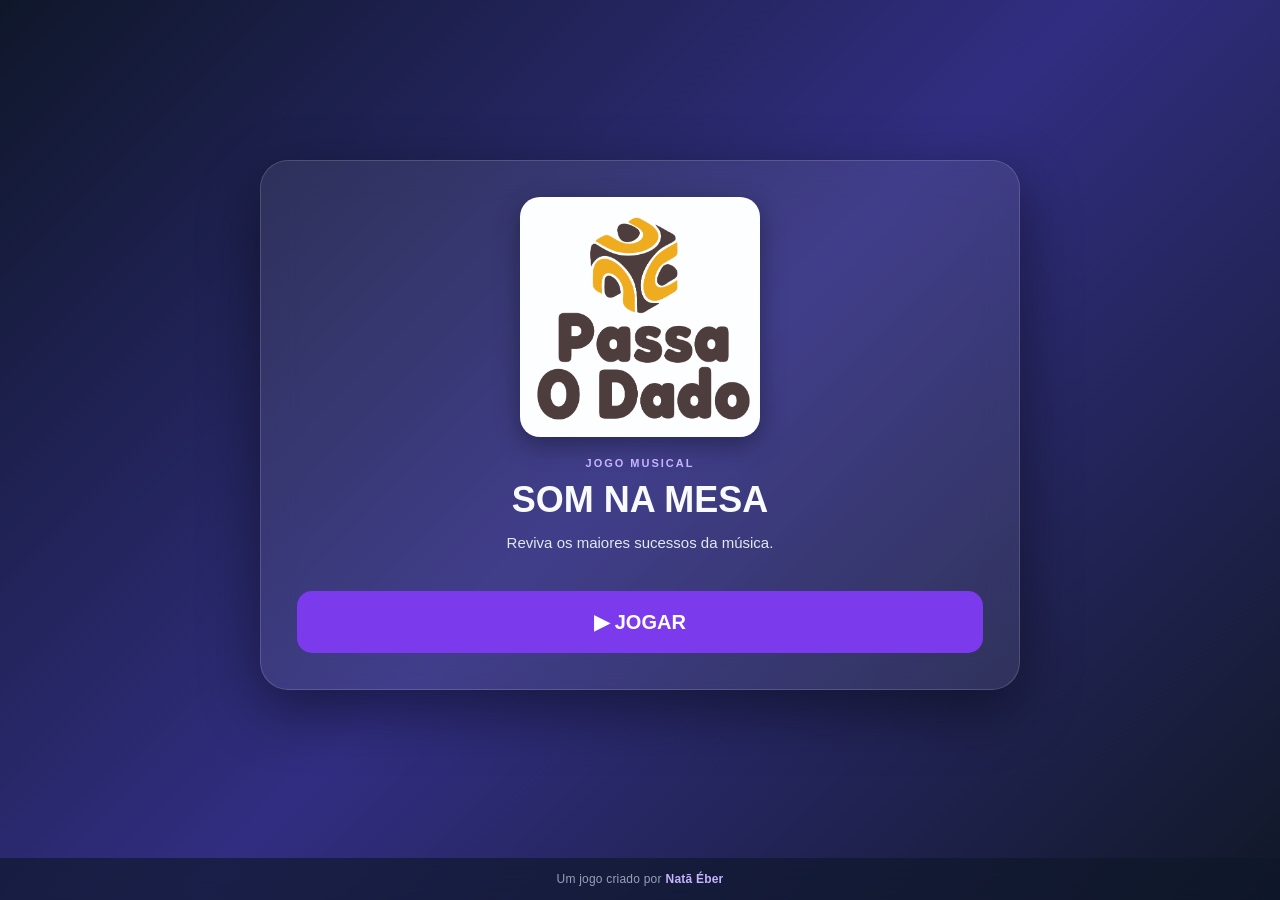
<file: index.html>
<!DOCTYPE html>
<html lang="pt-BR">
<head>
  <meta charset="UTF-8">
  <meta name="viewport" content="width=device-width, initial-scale=1.0">
  <meta name="theme-color" content="#17132b">
  <title>SOM NA MESA</title>
  <link rel="stylesheet" href="style.css">
  <link rel="stylesheet" href="ui-dialogs.css">
</head>
<body>
  <main class="app-shell">
    <section id="telaInicial" class="card screen">
      <div class="capa capa-inicial">
        <img src="img/capa-oficial.jpg" alt="Logo do SOM NA MESA">
      </div>
      <p class="eyebrow">JOGO MUSICAL</p>
      <h1>SOM NA MESA</h1>
      <p class="subtitulo">Reviva os maiores sucessos da música.</p>
      <button id="iniciarJogo" class="btn btn-primary btn-large">▶ JOGAR</button>
    </section>

    <section id="telaModos" class="card screen" hidden>
      <p class="eyebrow">PRIMEIRA ETAPA</p>
      <h1>Escolha o modo de jogo</h1>
      <p class="subtitulo">Escolha como você quer se divertir com as músicas.</p>
      <div class="mode-grid">
        <button id="modoCanteDance" class="mode-card" type="button">
          <span class="mode-icon" aria-hidden="true">🎤💃</span>
          <strong>Cante e Dance</strong>
          <span class="mode-description">Cante corretamente um trecho no tempo escolhido, conquiste Discos de Ouro e desafie as outras equipes.</span>
          <span class="mode-action">ESCOLHER MODO <span aria-hidden="true">→</span></span>
        </button>
        <button id="modoDesafioMusical" class="mode-card mode-card-challenge" type="button">
          <span class="mode-icon" aria-hidden="true">🎧🧠</span>
          <strong>Desafio Musical</strong>
          <span class="mode-description">Cante, descubra o título, identifique o artista ou acerte o ano. Cada música pode render pontos para várias equipes.</span>
          <span class="mode-action">ESCOLHER MODO <span aria-hidden="true">→</span></span>
        </button>
        <button id="modoKaraoke" class="mode-card mode-card-karaoke" type="button">
          <span class="mode-icon" aria-hidden="true">🎤🎶</span>
          <strong>Karaokê</strong>
          <span class="mode-description">Cante com vídeos de karaokê, receba notas de 1 a 3 jurados e acompanhe o placar individual ou por equipes.</span>
          <span class="mode-action">ESCOLHER MODO <span aria-hidden="true">→</span></span>
        </button>
      </div>
      <button id="voltarTelaInicial" class="btn btn-secondary">← Voltar ao início</button>
    </section>

    <section id="telaEquipes" class="card screen" hidden>
      <p id="etapaSetupEquipes" class="eyebrow">SEGUNDA ETAPA</p>
      <h1 id="tituloSetupEquipes">Monte as equipes</h1>
      <p id="subtituloSetupEquipes" class="subtitulo">Dê um nome a cada equipe e cadastre os participantes. Cada equipe começa com três campos, mas você pode adicionar mais pessoas para acomodar todo mundo.</p>
      <div id="avisoRevancheSetup" class="rematch-setup-notice" hidden role="status"></div>

      <div class="win-target-box">
        <label class="field team-count-field" for="quantidadeEquipesSetup">
          <span>1. Quantas equipes vão participar?</span>
          <select id="quantidadeEquipesSetup" required>
            <option value="2">2 equipes</option>
            <option value="3">3 equipes</option>
            <option value="4">4 equipes</option>
            <option value="5">5 equipes</option>
            <option value="6">6 equipes</option>
            <option value="7">7 equipes</option>
            <option value="8">8 equipes</option>
            <option value="9">9 equipes</option>
            <option value="10">10 equipes</option>
            <option value="11">11 equipes</option>
            <option value="12">12 equipes</option>
          </select>
        </label>
        <p class="hint team-count-hint">A quantidade de participantes por equipe pode variar. A meta considera o número de equipes, pois a pontuação pertence à equipe.</p>
        <label class="field" for="metaPontos">
          <span>2. Meta de pontos para vencer</span>
          <input id="metaPontos" type="number" min="1" max="999" step="1" placeholder="Meta calculada pelas equipes" required>
        </label>
        <div id="metaPersonalizadaAcoes" class="meta-target-actions" hidden>
          <button id="alternarMetaManual" class="btn btn-secondary" type="button">✎ Personalizar meta</button>
        </div>
        <p id="estimativaTempoPartida" class="match-time-estimate" hidden aria-live="polite"></p>
        <p id="metaPontosHint" class="hint">A meta é sugerida automaticamente conforme o modo e a quantidade de equipes. Você pode personalizar antes de começar.</p>
      </div>

      <div id="resumoRegrasCanteDance" class="rules-summary">
        <h2>Resumo das regras — Cante e Dance</h2>
        <ul>
          <li><strong>Disco de Ouro = 2 pontos.</strong> A equipe cantora recebe um se cantar corretamente.</li>
          <li><strong>Vinil Comum = 1 ponto.</strong> A equipe recebe um quando seu voto estiver correto.</li>
          <li>Se o canto estiver correto, Fã-clube ganha Vinil Comum; as equipes Duvidamos dançam e a equipe cantora define o desafio.</li>
          <li>Se o canto estiver errado, Duvidamos ganha Vinil Comum; a equipe cantora e as equipes Fã-clube dançam. Um participante sorteado entre as equipes Duvidamos define o desafio.</li>
          <li>Se todas as equipes passarem, todas dançam e o anfitrião escolhe o desafio. Os votos podem ser alterados antes da confirmação.</li>
          <li><strong>Meta de vitória:</strong> sugerida automaticamente conforme a quantidade de equipes (1,5 × equipes + 8, arredondado). Você pode personalizar a meta antes de começar.</li>
        </ul>
      </div>
      <div id="resumoRegrasDesafioMusical" class="rules-summary challenge-rules-summary" hidden>
        <h2>Resumo das regras — Desafio Musical</h2>
        <ul>
          <li><strong>Pontos por resposta:</strong> cantar = 3; nome da música = 2; artista = 1; ano exato = 3. Os valores são fixos, sem bônus por erro ou passe.</li>
          <li><strong>Voto correto = 1 ponto:</strong> cada equipe pode ganhar no máximo 1 ponto de votação por música, separado dos pontos da resposta.</li>
          <li><strong>Uma tentativa por equipe:</strong> cada equipe escolhe cantar, dizer o título, identificar o artista ou acertar o ano. Se acertar, recebe os pontos fixos do desafio; a música continua para os desafios restantes.</li>
          <li><strong>Votações:</strong> cada equipe pode ganhar no máximo 1 ponto de votação por música. Depois de acertar um voto, ganha 1 ponto e não vota mais nessa música. Se errar o voto, dança, mas pode tentar votar novamente até acertar.</li>
          <li><strong>Direito de votar:</strong> quem errar a própria resposta ou passar a música por completo não vota mais nessa música. Quem não teve oportunidade de responder não recebe penalidade.</li>
          <li>Se os quatro desafios forem resolvidos ou não houver mais equipes aptas a responder, a música termina. Se ninguém acertar nenhum desafio, todas dançam e a música é descartada.</li>
        </ul>
      </div>

      <div id="listaEquipesSetup" class="team-setup-list"></div>
      <div class="setup-actions">
        <button id="adicionarEquipe" class="btn btn-secondary" type="button">＋ Adicionar equipe</button>
        <button id="confirmarEquipes" class="btn btn-primary" type="button">Continuar para os temas →</button>
      </div>
      <p id="statusEquipesSetup" class="status-message" aria-live="polite"></p>
      <button id="voltarModos" class="btn btn-secondary">← Voltar aos modos</button>
    </section>

    <section id="telaTemas" class="card screen" hidden>
      <p class="eyebrow">TERCEIRA ETAPA</p>
      <h1>Escolha o tema</h1>
      <p class="subtitulo">Selecione o estilo musical da sua rodada.</p>
      <div id="listaTemas" class="theme-grid"></div>
      <p id="mensagemTemas" class="status-message" aria-live="polite"></p>
      <button id="voltarEquipes" class="btn btn-secondary">← Voltar às equipes</button>
    </section>

    <section id="telaDificuldade" class="card screen" hidden>
      <p class="eyebrow">QUARTA ETAPA</p>
      <h1>Escolha a dificuldade</h1>
      <p id="temaEscolhidoTexto" class="subtitulo"></p>
      <div class="difficulty-grid">
        <button class="difficulty-card easy" data-segundos="15" type="button">
          <span class="difficulty-name">FÁCIL</span>
          <strong>15 s</strong>
          <span class="difficulty-hint">Trecho de 15 segundos</span>
        </button>
        <button class="difficulty-card medium" data-segundos="30" type="button">
          <span class="difficulty-name">MÉDIO</span>
          <strong>30 s</strong>
          <span class="difficulty-hint">Trecho de 30 segundos</span>
        </button>
        <button class="difficulty-card hard" data-segundos="45" type="button">
          <span class="difficulty-name">DIFÍCIL</span>
          <strong>45 s</strong>
          <span class="difficulty-hint">Trecho de 45 segundos</span>
        </button>
      </div>
      <p class="small-note">Fácil: 15 segundos · Médio: 30 segundos · Difícil: 45 segundos.</p>
      <button id="voltarTemas" class="btn btn-secondary">← Voltar aos temas</button>
    </section>

    <section id="telaEquipeDaVez" class="card screen turn-screen" hidden>
      <p class="eyebrow" id="etapaEquipeDaVez">ANTES DA RODADA</p>
      <div class="turn-team-icon" aria-hidden="true">🎯</div>
      <h1>Equipe da vez</h1>
      <p class="subtitulo">Esta equipe começa a rodada. Preparem-se antes de revelar a música.</p>
      <div class="turn-team-card">
        <span class="turn-team-label">COMEÇA AGORA</span>
        <h2 id="nomeEquipeDaVez">Equipe 1</h2>
        <p id="participantesEquipeDaVez">Participantes da equipe</p>
        <span id="rodadaPrevista" class="round-badge">RODADA 1</span>
      </div>
      <p id="instrucaoEquipeDaVez" class="turn-screen-note">Ao continuar, a m&uacute;sica ser&aacute; selecionada para esta rodada.</p>
      <button id="continuarEquipeDaVez" class="btn btn-primary btn-large" type="button">Continuar</button>
    </section>

    <section id="telaLeitorQr" class="card screen qr-screen" hidden aria-labelledby="tituloTelaLeitorQr">
      <p class="eyebrow">SELE&Ccedil;&Atilde;O POR QR CODE</p>
      <h1 id="tituloTelaLeitorQr">Escaneie a m&uacute;sica da rodada</h1>
      <p class="subtitulo">Aponte a c&acirc;mera para o QR Code. O c&oacute;digo deve conter o ID num&eacute;rico da m&uacute;sica.</p>
      <div class="qr-turn-summary">
        <div><span>Equipe da vez</span><strong id="qrEquipeDaVez">Equipe 1</strong></div>
        <span id="qrRodadaDaVez" class="round-badge">RODADA 1</span>
      </div>
      <div id="qrCameraArea" class="qr-camera-area">
        <div id="qrReader" aria-label="Leitor de QR Code"></div>
      </div>
      <p id="qrScannerStatus" class="status-message" role="status" aria-live="polite">Preparando a c&acirc;mera...</p>
      <form id="qrManualForm" class="qr-manual-form">
        <label class="field" for="qrManualId">
          <span>Ou digite o ID num&eacute;rico impresso no QR Code</span>
          <input id="qrManualId" type="text" inputmode="numeric" pattern="[0-9]*" autocomplete="off" placeholder="Ex.: 123">
        </label>
        <button id="qrConfirmarId" class="btn btn-primary" type="submit">Localizar m&uacute;sica</button>
      </form>
      <button id="qrIniciarAudio" class="btn btn-success btn-large" type="button" hidden>Iniciar m&uacute;sica</button>
      <p class="small-note">A c&acirc;mera exige permiss&atilde;o do navegador e conex&atilde;o segura (HTTPS ou localhost). Se n&atilde;o abrir, use o campo de ID.</p>
      <button id="qrCancelarLeitura" class="btn btn-secondary" type="button">Voltar para a equipe</button>
    </section>

    <section id="jogo" class="card screen game-screen" hidden>
      <div class="game-topline">
        <span id="modoAtual" class="pill pill-mode">CANTE E DANCE</span>
        <span id="temaAtual" class="pill">GERAL</span>
        <span id="dificuldadeAtual" class="pill pill-muted">FÁCIL · 15 S</span>
        <span id="metaAtual" class="pill pill-score">META: — PONTOS</span>
      </div>

      <section class="scoreboard-panel" aria-label="Placar da partida">
        <div class="scoreboard-compact">
          <span class="scoreboard-mini-label">PLACAR</span>
          <span id="rodadaAtual" class="round-badge">RODADA 1</span>
          <div id="placarResumo" class="scoreboard-summary" aria-label="Pontuação resumida das equipes"></div>
          <button id="togglePlacar" class="scoreboard-toggle" type="button" aria-expanded="false" aria-controls="placarDetalhado">Ver placar</button>
        </div>
        <div id="placarDetalhado" class="scoreboard-details" hidden>
          <div class="scoreboard-heading">
            <h2 id="tituloPlacar">Pontuação por equipe</h2>
            <span class="score-detail-hint">💿 Ouro = 2 · 🎵 Vinil = 1</span>
          </div>
          <div id="placarEquipes" class="scoreboard-grid"></div>
          <section id="ultimaRodadaResumo" class="last-round-summary" hidden aria-live="polite">
            <h3>Resumo da última rodada</h3>
            <p id="textoUltimaRodada"></p>
          </section>
        </div>
      </section>

      <section class="round-panel" aria-labelledby="tituloFaseEquipe">
        <p class="eyebrow">VEZ DA EQUIPE</p>
        <h2 id="tituloFaseEquipe">Equipe da vez</h2>
        <p id="instrucaoFaseEquipe" class="round-instruction">A equipe pode cantar ou passar a música.</p>
        <div id="acoesEquipe" class="team-actions">
          <button id="cantarMusica" class="btn btn-primary" type="button">🎤 Vamos cantar</button>
          <button id="pularMusica" class="btn btn-secondary" type="button">⏭ Passar a música</button>
        </div>

        <section id="painelDesafioMusical" class="challenge-mode-panel" hidden aria-label="Desafio Musical">
          <div id="desafioMusicalDecisao">
            <h3>Escolha uma única tentativa</h3>
            <p id="desafioMusicalInstrucao" class="hint">Escolha o desafio desta equipe. Se acertar, a música continua para os desafios restantes.</p>
            <div id="desafiosMusicaisDisponiveis" class="challenge-option-grid">
              <button class="challenge-option" type="button" data-desafio-musical="cantar"><span class="challenge-option-icon">🎤</span><strong>Cantar um trecho</strong><span>3 pontos</span></button>
              <button class="challenge-option" type="button" data-desafio-musical="titulo"><span class="challenge-option-icon">🎵</span><strong>Nome da música</strong><span>2 pontos</span></button>
              <button class="challenge-option" type="button" data-desafio-musical="artista"><span class="challenge-option-icon">🎙️</span><strong>Quem canta?</strong><span>1 ponto</span></button>
              <button class="challenge-option" type="button" data-desafio-musical="ano"><span class="challenge-option-icon">📅</span><strong>Ano exato</strong><span>3 pontos</span></button>
            </div>
            <button id="passarDesafioMusical" class="btn btn-secondary" type="button">⏭ Passar a música por completo</button>
            <p id="desafioMusicalStatus" class="status-message" aria-live="polite"></p>
          </div>
          <div id="desafioMusicalVotacao" class="voting-section" hidden>
            <h3>As outras equipes votam</h3>
            <p class="hint">Cada equipe elegível pode ganhar 1 ponto de votação por música. Depois de acertar um voto, não vota mais nessa música. Se errar o voto, dança, mas pode tentar novamente nas próximas respostas. Quem errou a própria resposta ou passou por completo não vota.</p>
            <div id="listaVotosDesafioMusical" class="vote-grid"></div>
            <button id="confirmarVotosDesafioMusical" class="btn btn-primary" type="button" disabled>Confirmar votos</button>
          </div>
          <div id="desafioMusicalAvaliacao" class="evaluation-section" hidden>
            <h3 id="tituloAvaliacaoDesafioMusical">A resposta está correta?</h3>
            <p id="textoAvaliacaoDesafioMusical" class="hint">O anfitrião confirma manualmente a resposta antes de revelar o gabarito.</p>
            <div class="team-actions">
              <button id="respostaDesafioCorreta" class="btn btn-success" type="button">✓ Resposta correta</button>
              <button id="respostaDesafioIncorreta" class="btn btn-danger" type="button">✕ Resposta incorreta</button>
            </div>
          </div>
          <div id="desafioMusicalEncerrado" class="challenge-ended-note" hidden>
            <h3>Desafios desta música encerrados</h3>
            <p>As equipes vão cumprir os desafios de dança pendentes antes da próxima música.</p>
          </div>
        </section>

        <div id="votacaoEquipes" class="voting-section" hidden>
          <h3>As outras equipes votam</h3>
          <p class="hint">As equipes que passaram esta música não votam. Cada equipe elegível escolhe uma opção e pode alterar o voto antes da confirmação final.</p>
          <div id="listaVotos" class="vote-grid"></div>
          <button id="confirmarVotos" class="btn btn-primary" type="button" disabled>Confirmar votos e avaliar canto</button>
        </div>

        <div id="avaliacaoCanto" class="evaluation-section" hidden>
          <h3>O canto foi correto?</h3>
          <p class="hint">Depois do trecho, as equipes avaliam o resultado. A confirmação é manual.</p>
          <div class="team-actions">
            <button id="cantoCorreto" class="btn btn-success" type="button">✓ Cantou corretamente</button>
            <button id="cantoIncorreto" class="btn btn-danger" type="button">✕ Não cantou corretamente</button>
          </div>
        </div>

        <div id="desafiosDanca" class="dance-section" hidden>
          <p class="eyebrow">DESAFIO DE DANÇA</p>
          <h3 id="tituloDesafioDanca">Equipe desafiada</h3>
          <p id="textoDesafioDanca" class="round-instruction"></p>
          <div class="dance-leader-box">
            <span class="dance-leader-label">Quem define a dança</span>
            <strong id="responsavelDanca"></strong>
            <span id="ordemResponsavelDanca" class="hint"></span>
          </div>
          <p id="instrucaoResponsavelDanca" class="hint">A pessoa indicada define a dança. A ordem dos participantes roda e reinicia depois do último.</p>
          <button id="desafioCumprido" class="btn btn-primary" type="button">💃 Desafio cumprido — próximo</button>
        </div>

        <div id="resultadoRodada" class="round-result" hidden>
          <h3 id="tituloResultadoRodada">Resultado da rodada</h3>
          <p id="textoResultadoRodada"></p>
        </div>
        <div id="avisoVitoria" class="winner-banner" hidden role="status">
          <p id="textoAvisoVitoria"></p>
        </div>
      </section>

      <section class="song-panel">
        <div class="song-panel-heading">
          <div>
            <p class="eyebrow">MÚSICA DA RODADA</p>
            <h2 id="titulo">Música sorteada</h2>
            <p id="carta" class="carta">Rodada 1</p>
          </div>
          <div class="capa capa-jogo">
            <img id="capaAlbum" src="img/capa-oficial.jpg" alt="Capa do SOM NA MESA">
          </div>
        </div>

        <audio id="musica" preload="metadata"></audio>
        <div class="player">
          <input type="range" id="progresso" value="0" min="0" max="100" aria-label="Progresso da música">
          <div class="tempo"><span id="inicio">00:00</span><span id="fim">00:00</span></div>
        </div>
        <div class="control-grid">
          <button id="play" class="btn btn-primary" type="button">▶ Tocar música</button>
          <button id="pause" class="btn btn-danger" type="button" hidden>⏸ Pausar</button>
          <button id="resume" class="btn btn-success" type="button" hidden>▶ Continuar</button>
        </div>
        <div class="control-grid secondary-controls">
          <button id="temporizador" class="btn btn-secondary" type="button">⏱ Iniciar tempo</button>
          <button id="pararTempo" class="btn btn-danger" type="button" hidden>⏹ Parar tempo</button>
        </div>
        <button id="revelar" class="btn btn-outline" type="button">👁 Ver resposta (anfitrião)</button>
        <p class="score-help">O anfitrião pode consultar o título, o artista e o ano a qualquer momento, inclusive antes de avaliar uma resposta.</p>
        <div id="resposta" class="answer-panel" hidden>
          <p class="answer-label">RESPOSTA</p>
          <h2 id="nome"></h2>
          <p id="artista"></p>
          <p id="ano" class="answer-year"></p>
        </div>
        <p id="statusAudio" class="status-message" aria-live="polite"></p>
      </section>

      <div class="game-end-actions">
        <button id="proximaMusica" class="btn btn-primary btn-large" type="button" hidden>⏭ Próxima música</button>
        <button id="voltarAoInicio" class="btn btn-secondary" type="button">↩ Voltar ao início</button>
      </div>
    </section>

    <section id="telaVitoria" class="card screen winner-screen" hidden aria-labelledby="tituloTelaVitoria">
      <div class="winner-hero">
        <p class="eyebrow">FIM DE JOGO</p>
        <div class="winner-trophy" aria-hidden="true">🏆</div>
        <h1 id="tituloTelaVitoria">Temos uma equipe campeã!</h1>
        <p id="mensagemTelaVitoria" class="subtitulo">A meta foi alcançada. Parabéns à equipe vencedora!</p>
        <div class="winner-highlight">
          <span id="rotuloEquipeVencedora" class="winner-highlight-label">EQUIPE VENCEDORA</span>
          <h2 id="nomeEquipeVencedora">Equipe 1</h2>
          <p id="pontosEquipeVencedora" class="winner-highlight-score">10 pontos · meta alcançada</p>
        </div>
      </div>

      <section class="final-ranking-panel" aria-labelledby="tituloClassificacaoFinal">
        <div class="final-ranking-heading">
          <div>
            <p class="eyebrow">RESULTADO DA PARTIDA</p>
            <h2 id="tituloClassificacaoFinal">Classificação final</h2>
          </div>
          <span class="final-ranking-note">Ordenada por pontos</span>
        </div>
        <ol id="classificacaoFinal" class="final-ranking-list"></ol>
      </section>

      <div class="winner-actions">
        <button id="iniciarDesempate" class="btn btn-secondary" type="button" hidden>⚡ Desempatar</button>
        <button id="reiniciarMesmasEquipes" class="btn btn-primary btn-large" type="button">🔁 Jogar novamente com as mesmas equipes</button>
        <button id="voltarInicioVitoria" class="btn btn-secondary" type="button">⌂ Voltar ao início</button>
      </div>
    </section>

  </main>

  <section id="modalAcaoPersonalizada" class="rules-modal action-modal" hidden role="dialog" aria-modal="true" aria-labelledby="tituloModalAcao" aria-describedby="mensagemModalAcao">
    <div class="rules-modal-backdrop" data-fechar-modal-acao="true"></div>
    <div class="rules-modal-card action-modal-card" role="document">
      <button id="fecharModalAcao" class="rules-modal-close" type="button" aria-label="Fechar janela de confirmação">×</button>
      <div id="iconeModalAcao" class="action-modal-icon" aria-hidden="true">⚠️</div>
      <p id="etiquetaModalAcao" class="eyebrow">CONFIRMAÇÃO</p>
      <h2 id="tituloModalAcao">Confirmar ação?</h2>
      <p id="mensagemModalAcao" class="rules-modal-lead"></p>
      <div id="detalheModalAcao" class="rules-modal-section action-modal-detail" hidden>
        <h3 id="tituloDetalheModalAcao">O que vai acontecer?</h3>
        <p id="textoDetalheModalAcao"></p>
      </div>
      <div class="rules-modal-actions action-modal-actions">
        <button id="confirmarModalAcao" class="btn btn-danger btn-large" type="button">Confirmar</button>
        <button id="cancelarModalAcao" class="btn btn-secondary" type="button">Cancelar</button>
      </div>
    </div>
  </section>

  <section id="modalConfirmarRevanche" class="rules-modal" hidden role="dialog" aria-modal="true" aria-labelledby="tituloConfirmarRevanche">
    <div class="rules-modal-backdrop" data-cancelar-revanche="true"></div>
    <div class="rules-modal-card rematch-confirm-card" role="document">
      <button id="fecharConfirmacaoRevanche" class="rules-modal-close" type="button" aria-label="Fechar confirmação de revanche">×</button>
      <p class="eyebrow">NOVA PARTIDA</p>
      <h2 id="tituloConfirmarRevanche">🔁 Preparar revanche?</h2>
      <p class="rules-modal-lead">Você poderá revisar os nomes das equipes, editar participantes, adicionar ou remover pessoas e alterar a meta antes de começar.</p>
      <div class="rules-modal-section">
        <h3>O que será mantido?</h3>
        <p id="textoMetaRevanche">A meta de pontos atual será mantida como sugestão. A pontuação da partida anterior será zerada quando você confirmar a revanche.</p>
      </div>
      <div class="rules-modal-actions">
        <button id="confirmarAberturaRevanche" class="btn btn-primary btn-large" type="button">Sim, revisar equipes →</button>
        <button id="cancelarConfirmacaoRevanche" class="btn btn-secondary" type="button">Cancelar</button>
      </div>
    </div>
  </section>

  <section id="modalEscolhaFonteMusica" class="rules-modal" hidden role="dialog" aria-modal="true" aria-labelledby="tituloEscolhaFonteMusica">
    <div class="rules-modal-backdrop" data-fechar-fonte-musica="true"></div>
    <div class="rules-modal-card music-source-modal-card" role="document">
      <button id="fecharModalFonteMusica" class="rules-modal-close" type="button" aria-label="Fechar escolha de sele&ccedil;&atilde;o">&times;</button>
      <p class="eyebrow">ANTES DE CONFIGURAR A PARTIDA</p>
      <h2 id="tituloEscolhaFonteMusica">Como deseja selecionar as m&uacute;sicas?</h2>
      <p class="rules-modal-lead">Escolha como a pr&oacute;xima m&uacute;sica ser&aacute; definida. Essa escolha vale para Cante e Dance e Desafio Musical.</p>
      <div class="music-source-options">
        <button id="fonteMusicaAleatoria" class="music-source-card" type="button">
          <span class="music-source-icon" aria-hidden="true">&#127922;</span>
          <strong>Modo aleat&oacute;rio</strong>
          <span>O sistema continua sorteando as m&uacute;sicas automaticamente, como j&aacute; funciona hoje.</span>
          <small>SELE&Ccedil;&Atilde;O AUTOM&Aacute;TICA</small>
        </button>
        <button id="fonteMusicaQr" class="music-source-card music-source-card-qr" type="button">
          <span class="music-source-icon" aria-hidden="true">&#128246;</span>
          <strong>Modo QR Code</strong>
          <span>Leia o QR Code da m&uacute;sica. O ID identifica a faixa e o jogo s&oacute; come&ccedil;a depois que o &aacute;udio iniciar.</span>
          <small>SELE&Ccedil;&Atilde;O POR CART&Atilde;O</small>
        </button>
      </div>
      <p class="small-note">Os QR Codes podem ser gerados e impressos no painel administrativo do cat&aacute;logo.</p>
    </div>
  </section>

  <section id="modalRegrasModo" class="rules-modal" hidden role="dialog" aria-modal="true" aria-labelledby="tituloRegrasModo">
    <div class="rules-modal-backdrop" data-fechar-regras="true"></div>
    <div class="rules-modal-card" role="document">
      <button id="fecharModalRegras" class="rules-modal-close" type="button" aria-label="Fechar resumo das regras">×</button>
      <p class="eyebrow">ANTES DE COMEÇAR</p>
      <h2 id="tituloRegrasModo">🎤 Cante e Dance</h2>
      <p id="descricaoRegrasModo" class="rules-modal-lead">Cante o trecho no tempo escolhido, aposte no seu palpite e faça as equipes rivais dançarem!</p>
      <div id="regrasCanteDanceDetalhes">
      <div class="rule-points-grid">
        <article class="rule-point-card gold-rule-card"><span class="rule-point-icon">💿</span><strong>Disco de Ouro</strong><b>2 PONTOS</b><span>Cantar corretamente rende um Disco de Ouro.</span></article>
        <article class="rule-point-card vinyl-rule-card"><span class="rule-point-icon">🎵</span><strong>Vinil Comum</strong><b>1 PONTO</b><span>Acertar o voto rende um Vinil Comum.</span></article>
      </div>
      <div class="rules-modal-section">
        <h3>Se a equipe cantar corretamente</h3>
        <p>🎤 A equipe cantora ganha 1 Disco de Ouro (2 pontos). 💖 Cada equipe Fã-clube ganha 1 Vinil Comum (1 ponto). 🤨 As equipes que votaram Duvidamos erraram o palpite e dançam; a equipe cantora define o desafio.</p>
      </div>
      <div class="rules-modal-section wrong-song-rule">
        <h3>Se a equipe cantar errado</h3>
        <p>🤨 Cada equipe Duvidamos ganha 1 Vinil Comum (1 ponto). A equipe cantora e todas as equipes Fã-clube dançam. Um participante é sorteado entre as equipes que acertaram Duvidamos para definir a dança; se ninguém votou Duvidamos, o anfitrião escolhe.</p>
      </div>
      <div class="rules-modal-section">
        <h3>Votos e vitória</h3>
        <p>Você pode alterar seu voto antes da confirmação final. Equipes que passaram a música não votam naquela rodada. Se todas as equipes passarem, todas dançam e o anfitrião escolhe o desafio. Quem atingir ou ultrapassar a meta vence; se houver empate, haverá uma rodada de desempate apenas entre as equipes empatadas.</p>
      </div>
      </div>
      <div id="regrasDesafioMusicalDetalhes" hidden>
        <div class="rule-points-grid">
          <article class="rule-point-card gold-rule-card"><span class="rule-point-icon">🎤</span><strong>Cantar</strong><b>3 PONTOS</b><span>Um trecho cantado corretamente.</span></article>
          <article class="rule-point-card vinyl-rule-card"><span class="rule-point-icon">🎵</span><strong>Nome da música</strong><b>2 PONTOS</b><span>Acertar o título.</span></article>
          <article class="rule-point-card vinyl-rule-card"><span class="rule-point-icon">🎙️</span><strong>Artista</strong><b>1 PONTO</b><span>Identificar quem canta.</span></article>
          <article class="rule-point-card gold-rule-card"><span class="rule-point-icon">📅</span><strong>Ano exato</strong><b>3 PONTOS</b><span>O ano deve corresponder ao catálogo.</span></article>
          <article class="rule-point-card vinyl-rule-card"><span class="rule-point-icon">🗳️</span><strong>Voto correto</strong><b>1 PONTO</b><span>Fã-clube ou Duvidamos, conforme o resultado.</span></article>
        </div>
        <div class="rules-modal-section">
          <h3>Uma tentativa por equipe</h3>
          <p>Cada equipe pode tentar uma única vez por música: cantar, identificar o título, o artista ou o ano exato. Se acertar, ganha os pontos do desafio e continua elegível para votar até acertar uma votação. Cada desafio resolvido não pode ser repetido.</p>
        </div>
        <div class="rules-modal-section wrong-song-rule">
          <h3>Se errar ou passar</h3>
          <p>Se errar a própria resposta, a equipe não ganha os pontos do desafio e perde o direito de votar naquela música. Se passar a música por completo, também não vota. Quem errar somente o voto dança, mas pode votar novamente nas próximas tentativas. Quando acertar um voto, ganha 1 ponto e não vota mais nessa música; não sofrerá novas penalidades de votação nessa música.</p>
        </div>
        <div class="rules-modal-section">
          <h3>Pontos fixos, sem bônus</h3>
          <p>Os pontos de cada desafio são sempre os mesmos: cantar = 3; título = 2; artista = 1; ano exato = 3. Erros e passes não aumentam a recompensa.</p>
        </div>
        <div class="rules-modal-section">
          <h3>Votações e danças</h3>
          <p>As equipes elegíveis votam em Fã-clube ou Duvidamos. Cada equipe pode ganhar no máximo 1 ponto de votação por música. Ao acertar um voto, ganha 1 ponto e não vota mais nessa música, ficando protegida de novas penalidades de votação. Se errar o voto, dança, mas pode votar nas próximas tentativas até acertar. Quem errou a própria resposta ou passou por completo não vota mais nessa música. As danças acumuladas são cumpridas quando a música termina.</p>
        </div>
        <div class="rules-modal-section">
          <h3>Como termina a música?</h3>
          <p>Cada música tem quatro desafios independentes. Quando todos forem resolvidos ou não houver mais equipes aptas a responder, a disputa termina. Se todas as equipes passarem, ou se todas errarem/passarem sem ninguém acertar um desafio, todas dançam e a música é descartada. Se ninguém acertar resposta, o anfitrião escolhe a dança quando não houver voto correto que possa defini-la.</p>
        </div>
      </div>
      <button id="continuarRegrasModo" class="btn btn-primary btn-large" type="button">Entendi — montar equipes →</button>
    </div>
  </section>

    <section id="telaKaraokeRegras" class="card screen karaoke-screen" hidden>
      <p class="eyebrow">TERCEIRO MODO DE JOGO</p>
      <div class="karaoke-hero-icon" aria-hidden="true">🎤</div>
      <h1>Karaokê</h1>
      <p class="subtitulo">Cante, divirta-se e receba notas dos jurados. A avaliação é humana: o aplicativo calcula a média e organiza o placar.</p>
      <div class="karaoke-rules-grid">
        <article class="karaoke-rule-card"><span>01</span><h2>Escolha a música</h2><p>Pesquise uma faixa ou deixe o aplicativo sortear uma música que ainda não foi usada.</p></article>
        <article class="karaoke-rule-card"><span>02</span><h2>Faça sua apresentação</h2><p>Cante acompanhando um vídeo de karaokê com a letra na tela.</p></article>
        <article class="karaoke-rule-card"><span>03</span><h2>Receba as notas</h2><p>De 1 a 3 jurados dão notas de 0 a 100 e escolhem comentários prontos.</p></article>
        <article class="karaoke-rule-card"><span>04</span><h2>Veja o resultado</h2><p>O aplicativo calcula a média, mostra a classificação e atualiza o placar.</p></article>
      </div>
      <div class="karaoke-score-bands" aria-label="Faixas de avaliação">
        <div class="karaoke-band karaoke-band-ok"><strong>0–30</strong><span>Foi ok</span></div>
        <div class="karaoke-band karaoke-band-good"><strong>31–50</strong><span>Foi bom</span></div>
        <div class="karaoke-band karaoke-band-vgood"><strong>51–70</strong><span>Muito bom</span></div>
        <div class="karaoke-band karaoke-band-great"><strong>71–90</strong><span>Incrível</span></div>
        <div class="karaoke-band karaoke-band-amazing"><strong>91–100</strong><span>Espetacular</span></div>
      </div>
      <p class="karaoke-note">Cada participante canta a mesma quantidade de músicas. Não há repetição de faixa na mesma partida. A meta de pontos pode ser personalizada, mas a partida só termina quando todos concluírem suas apresentações. O modo não avalia afinação: os jurados avaliam letra, ritmo e apresentação.</p>
      <div class="setup-actions">
        <button id="continuarKaraokeRegras" class="btn btn-primary btn-large" type="button">Entendi — configurar Karaokê →</button>
        <button id="voltarKaraokeModos" class="btn btn-secondary" type="button">← Voltar aos modos</button>
      </div>
    </section>

    <section id="telaKaraokeSetup" class="card screen karaoke-screen" hidden>
      <p class="eyebrow">CONFIGURAÇÃO DO KARAOKÊ</p>
      <h1>Prepare a partida</h1>
      <p class="subtitulo">Escolha o formato, a quantidade de jurados e quantas músicas cada pessoa vai cantar.</p>
      <div id="karaokeCatalogoStatus" class="karaoke-catalog-status" role="status"></div>
      <div class="karaoke-config-grid">
        <fieldset class="karaoke-fieldset">
          <legend>Formato da disputa</legend>
          <label class="karaoke-choice"><input type="radio" name="karaokeFormato" value="individual" checked><span><strong>Individual</strong><small>Cada cantor tem seu próprio placar.</small></span></label>
          <label class="karaoke-choice"><input type="radio" name="karaokeFormato" value="equipes"><span><strong>Por equipes</strong><small>A nota entra no placar da equipe do cantor.</small></span></label>
        </fieldset>
        <fieldset class="karaoke-fieldset">
          <legend>Como escolher as músicas?</legend>
          <label class="karaoke-choice"><input type="radio" name="karaokeSelecao" value="escolher" checked><span><strong>Fácil — escolher música</strong><small>Pesquisar por título ou artista.</small></span></label>
          <label class="karaoke-choice"><input type="radio" name="karaokeSelecao" value="aleatorio"><span><strong>Desafio — sorteio aleatório</strong><small>O app sorteia uma faixa ainda não usada.</small></span></label>
        </fieldset>
        <label class="field"><span>Quantidade de jurados</span><select id="karaokeQuantidadeJurados"><option value="1">1 jurado</option><option value="2">2 jurados</option><option value="3" selected>3 jurados</option></select></label>
        <label class="field"><span>Músicas por participante</span><input id="karaokeMusicasPorPessoa" type="number" min="1" max="30" value="5" step="1" required><small class="field-help">Todos os participantes terão a mesma quantidade de apresentações.</small></label>
        <label class="field"><span>Meta de pontos por apresentação</span><input id="karaokeMetaPorApresentacao" type="number" min="1" max="100" value="70" step="1" required><small class="field-help">Ajuste a meta para ficar mais fácil ou mais difícil. O total alvo é calculado automaticamente pelo número de músicas.</small></label>
      </div>
      <section id="karaokeSetupIndividual" class="karaoke-participants-panel">
        <div class="karaoke-section-heading"><div><h2>Participantes</h2><p>Adicione todos que vão cantar.</p></div><button id="karaokeAdicionarPessoa" class="btn btn-secondary" type="button">＋ Adicionar pessoa</button></div>
        <div id="karaokeListaPessoas" class="karaoke-people-list"></div>
      </section>
      <section id="karaokeSetupEquipes" class="karaoke-participants-panel" hidden>
        <div class="karaoke-section-heading"><div><h2>Equipes e participantes</h2><p>O próximo cantor será de outra equipe sempre que houver alguém disponível.</p></div><button id="karaokeAdicionarEquipe" class="btn btn-secondary" type="button">＋ Adicionar equipe</button></div>
        <div id="karaokeListaEquipes" class="karaoke-team-list"></div>
        <p class="karaoke-note">Para manter a disputa justa entre equipes de tamanhos diferentes, o placar final mostra os pontos acumulados e usa a média por apresentação para ordenar a classificação.</p>
      </section>
      <section class="karaoke-estimate-card">
        <div class="karaoke-estimate-icon" aria-hidden="true">⏱</div>
        <div class="karaoke-estimate-copy"><strong id="karaokeResumoApresentacoes">20 apresentações previstas</strong><p id="karaokeEstimativaTempo">Tempo médio estimado: cerca de 1 hora.</p><small id="karaokeResumoMeta">Meta individual: 350 pontos por participante.</small><small id="karaokeResumoRepertorio">O aplicativo não repetirá músicas durante a partida.</small></div>
      </section>
      <p id="karaokeSetupMensagem" class="status-message" aria-live="polite"></p>
      <div class="setup-actions"><button id="karaokeIniciarPartida" class="btn btn-primary btn-large" type="button" disabled>Começar Karaokê →</button><button id="karaokeVoltarModosSetup" class="btn btn-secondary" type="button">← Voltar aos modos</button></div>
    </section>

    <section id="telaKaraokeVez" class="card screen karaoke-screen" hidden>
      <p class="eyebrow">CANTOR DA VEZ</p><div class="karaoke-hero-icon" aria-hidden="true">🎙️</div>
      <h1 id="karaokeTituloCantorVez">Agora é sua vez!</h1>
      <p id="karaokeSubtituloCantorVez" class="subtitulo"></p>
      <div class="karaoke-singer-card"><span>APRESENTAÇÃO</span><strong id="karaokeNumeroApresentacao">1 de 20</strong><p id="karaokeEquipeCantorVez"></p></div>
      <p class="karaoke-note">Escolha sua música ou deixe o aplicativo sortear uma. Cada faixa só pode ser usada uma vez nesta partida.</p>
      <button id="karaokeContinuarCantor" class="btn btn-primary btn-large" type="button">Continuar →</button>
      <button id="karaokeSairDaPartida" class="btn btn-secondary" type="button">Voltar aos modos</button>
    </section>

    <section id="telaKaraokeEscolherMusica" class="card screen karaoke-screen" hidden>
      <p class="eyebrow">ESCOLHA SUA MÚSICA</p><h1>Qual você vai cantar?</h1>
      <p id="karaokeCantorEscolhaTexto" class="subtitulo"></p>
      <div class="karaoke-marquee" aria-label="Músicas disponíveis"><div id="karaokeMarqueeTrack" class="karaoke-marquee-track"></div></div>
      <label class="field karaoke-search-field"><span>Pesquisar título ou artista</span><input id="karaokeBuscaMusica" type="search" placeholder="Digite o nome da música ou artista"></label>
      <p id="karaokeDisponiveisResumo" class="karaoke-note"></p>
      <div id="karaokeListaMusicas" class="karaoke-song-grid"></div>
      <p id="karaokeEscolhaMensagem" class="status-message" aria-live="polite"></p>
      <button id="karaokeCancelarEscolha" class="btn btn-secondary" type="button">← Voltar ao cantor da vez</button>
    </section>

    <section id="telaKaraokeApresentacao" class="card screen karaoke-screen" hidden>
      <div class="karaoke-presentation-heading"><div><p class="eyebrow">APRESENTAÇÃO</p><h1 id="karaokeTituloFaixa">Sua música</h1><p id="karaokeArtistaFaixa" class="subtitulo"></p></div><span id="karaokeFormatoFaixa" class="pill">VÍDEO KARAOKÊ</span></div>
      <div class="karaoke-media-frame"><video id="karaokeVideo" controls playsinline preload="metadata" hidden></video><audio id="karaokeAudio" controls preload="metadata" hidden></audio></div>
      <div id="karaokeLetraSincronizada" class="karaoke-lyrics-panel" hidden><p class="eyebrow">CANTE NO TEMPO CERTO</p><p id="karaokeLinhaAtual" class="karaoke-lyric-current"></p><p id="karaokeProximaLinha" class="karaoke-lyric-next"></p></div>
      <p id="karaokeMediaMensagem" class="status-message" aria-live="polite"></p>
      <button id="karaokeFinalizarApresentacao" class="btn btn-primary btn-large" type="button">Finalizar apresentação e avaliar →</button>
      <button id="karaokeFalhaMedia" class="btn btn-secondary" type="button">← Voltar ao menu inicial</button>
    </section>

    <section id="telaKaraokeAvaliacao" class="card screen karaoke-screen" hidden>
      <p class="eyebrow">AVALIAÇÃO DOS JURADOS</p><h1>Como foi a apresentação?</h1><p id="karaokeAvaliacaoCantor" class="subtitulo"></p>
      <div class="karaoke-judge-instructions"><strong>Nota de 0 a 100</strong><span>Avalie a letra cantada e o ritmo. Não avalie afinação, timbre ou qualidade da voz.</span></div>
      <div id="karaokeCartoesJurados" class="karaoke-judges-list"></div>
      <p id="karaokeAvaliacaoMensagem" class="status-message" aria-live="polite"></p>
      <button id="karaokeEnviarNotas" class="btn btn-primary btn-large" type="button">Calcular nota final →</button>
    </section>

    <section id="telaKaraokeResultado" class="card screen karaoke-screen" hidden>
      <p class="eyebrow">RESULTADO DA APRESENTAÇÃO</p><div id="karaokeResultadoScoreCard" class="karaoke-result-card karaoke-band-good">
        <span class="karaoke-result-label">NOTA FINAL</span><div class="karaoke-score-number"><strong id="karaokeNotaFinal">82</strong><span>/ 100</span></div><h1 id="karaokeClassificacaoFinal">Incrível</h1><p id="karaokeResultadoCantor"></p>
      </div>
      <section class="karaoke-comments-panel"><h2>Comentários dos jurados</h2><div id="karaokeComentariosResultado" class="karaoke-comment-tags"></div></section>
      <section class="karaoke-score-breakdown"><h2>Notas recebidas</h2><div id="karaokeNotasJuradosResultado"></div></section>
      <button id="karaokeProximoCantor" class="btn btn-primary btn-large" type="button">Próximo cantor →</button>
    </section>

    <section id="telaKaraokeFinal" class="card screen karaoke-screen" hidden>
      <div class="karaoke-hero-icon" aria-hidden="true">🏆</div><p class="eyebrow">FIM DO KARAOKÊ</p><h1 id="karaokeTituloFinal">Placar final</h1><p id="karaokeSubtituloFinal" class="subtitulo"></p>
      <section class="karaoke-final-ranking"><h2>Classificação</h2><ol id="karaokeRankingFinal" class="karaoke-ranking-list"></ol></section>
      <div class="setup-actions"><button id="karaokeNovaPartida" class="btn btn-primary btn-large" type="button">Repetir com as mesmas configurações</button><button id="karaokeVoltarModosFinal" class="btn btn-secondary" type="button">Voltar aos modos</button></div>
    </section>

  <footer class="rodape"><span>Um jogo criado por</span><strong>Natã Éber</strong></footer>

  <script src="media-config.js"></script>
<script src="musicas.js"></script>
  <script src="categorias.js"></script>
  <script src="karaoke.js"></script>
  <script src="ui-dialogs.js"></script>
  <script src="script.js"></script>
  <script src="karaoke-core.js"></script>
  <script src="karaoke-mode.js"></script>
</body>
</html>
</file>
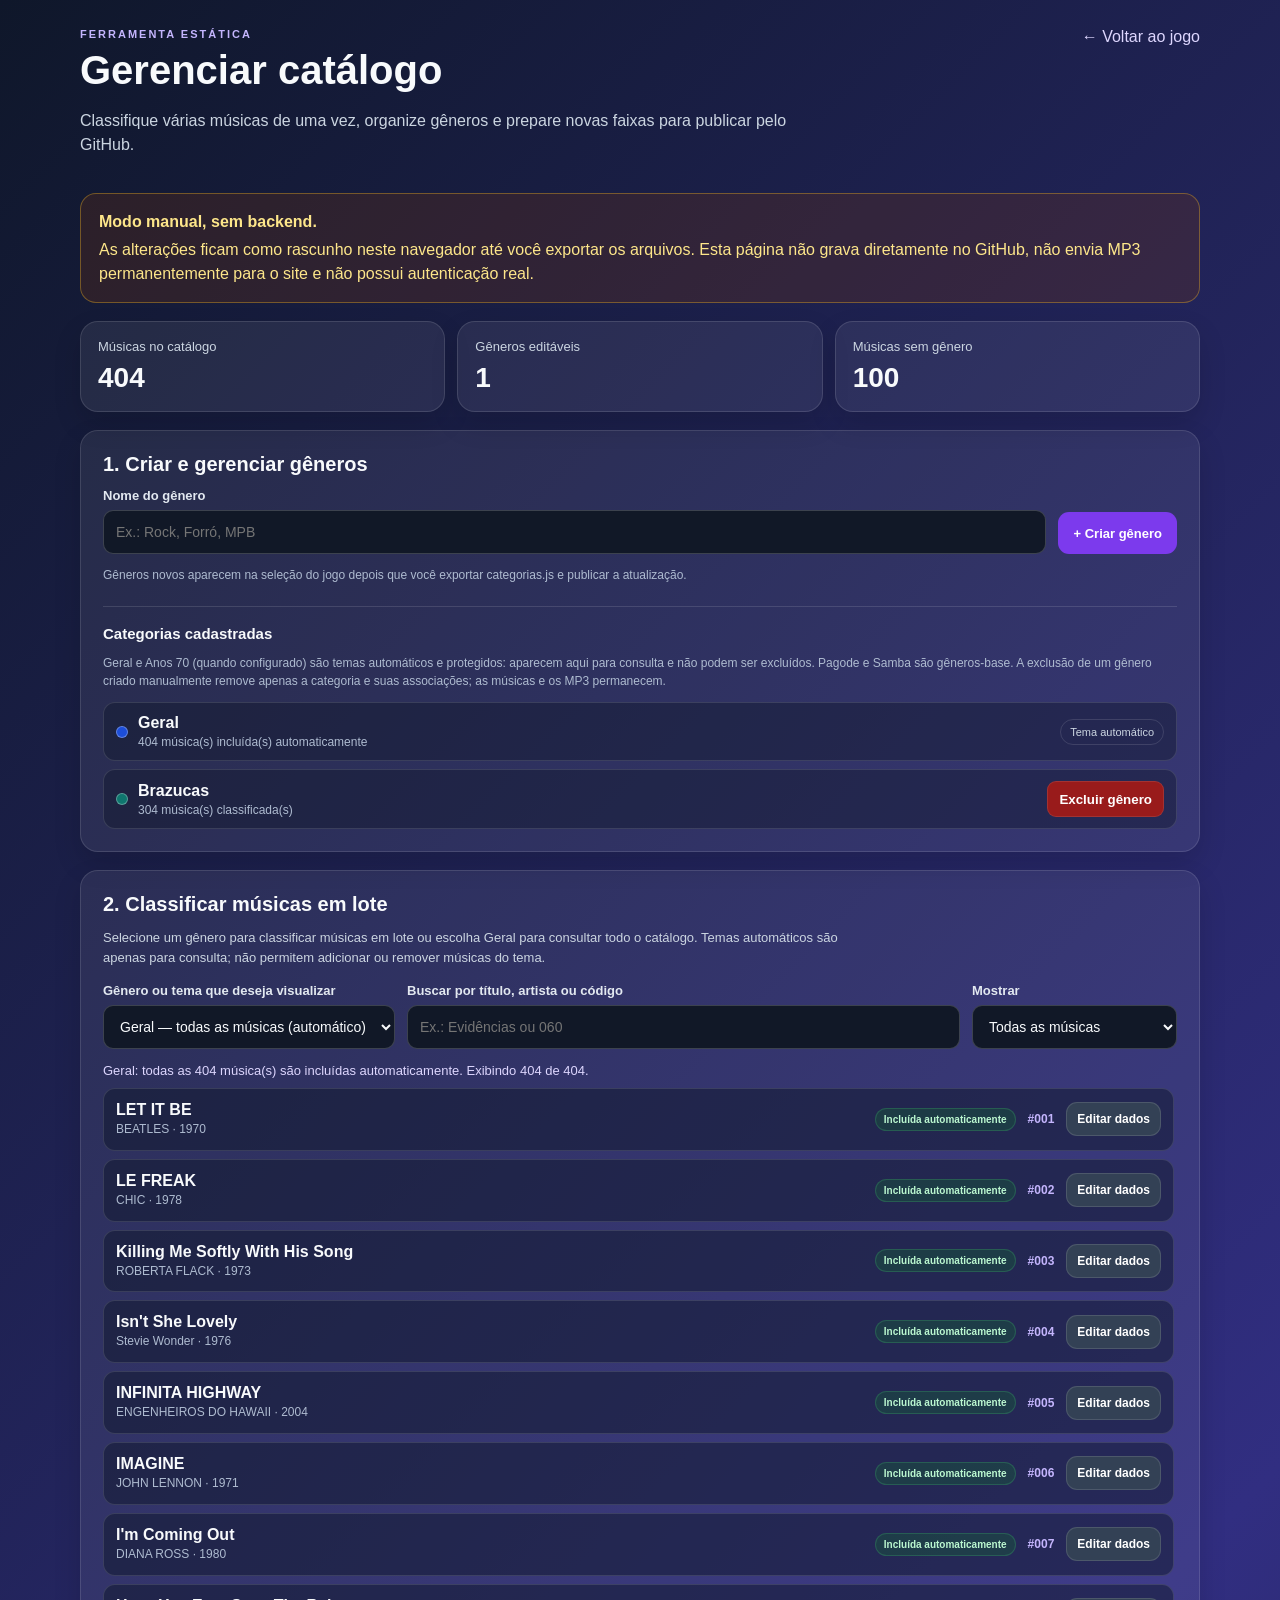
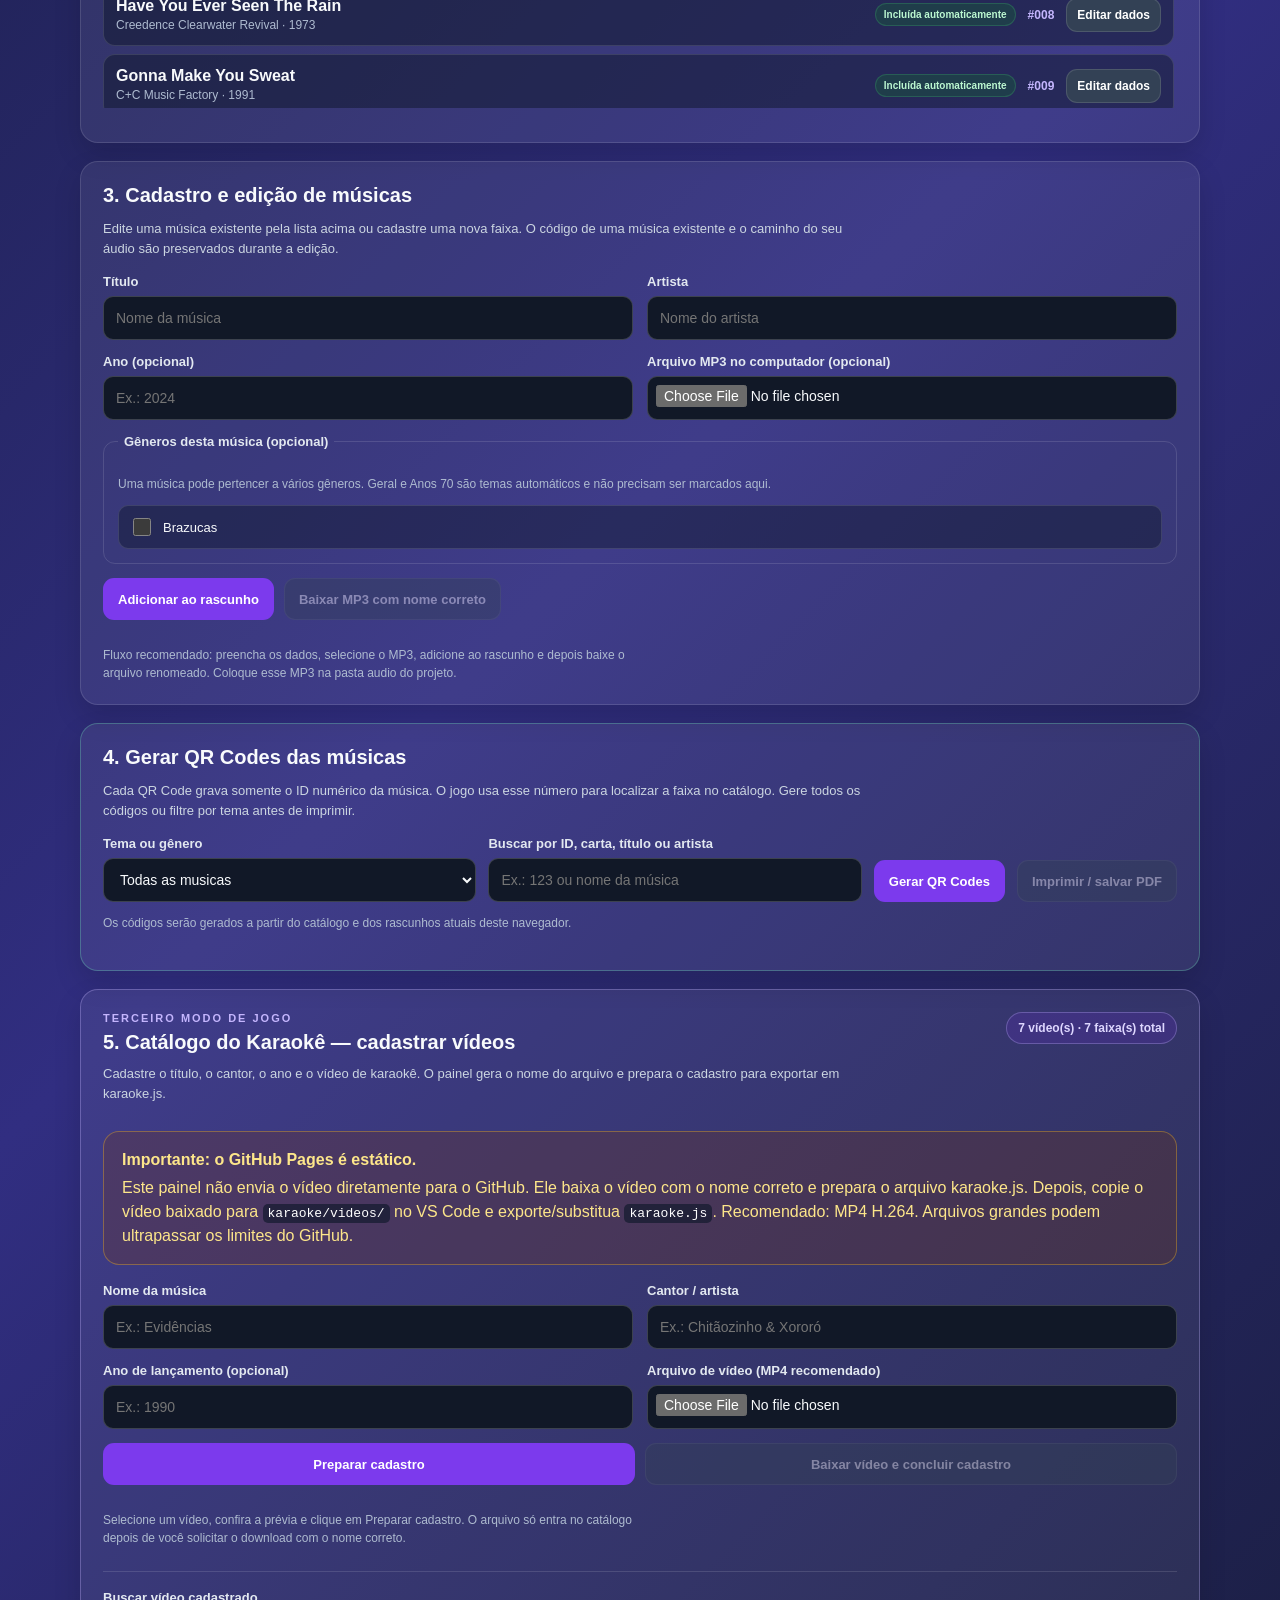
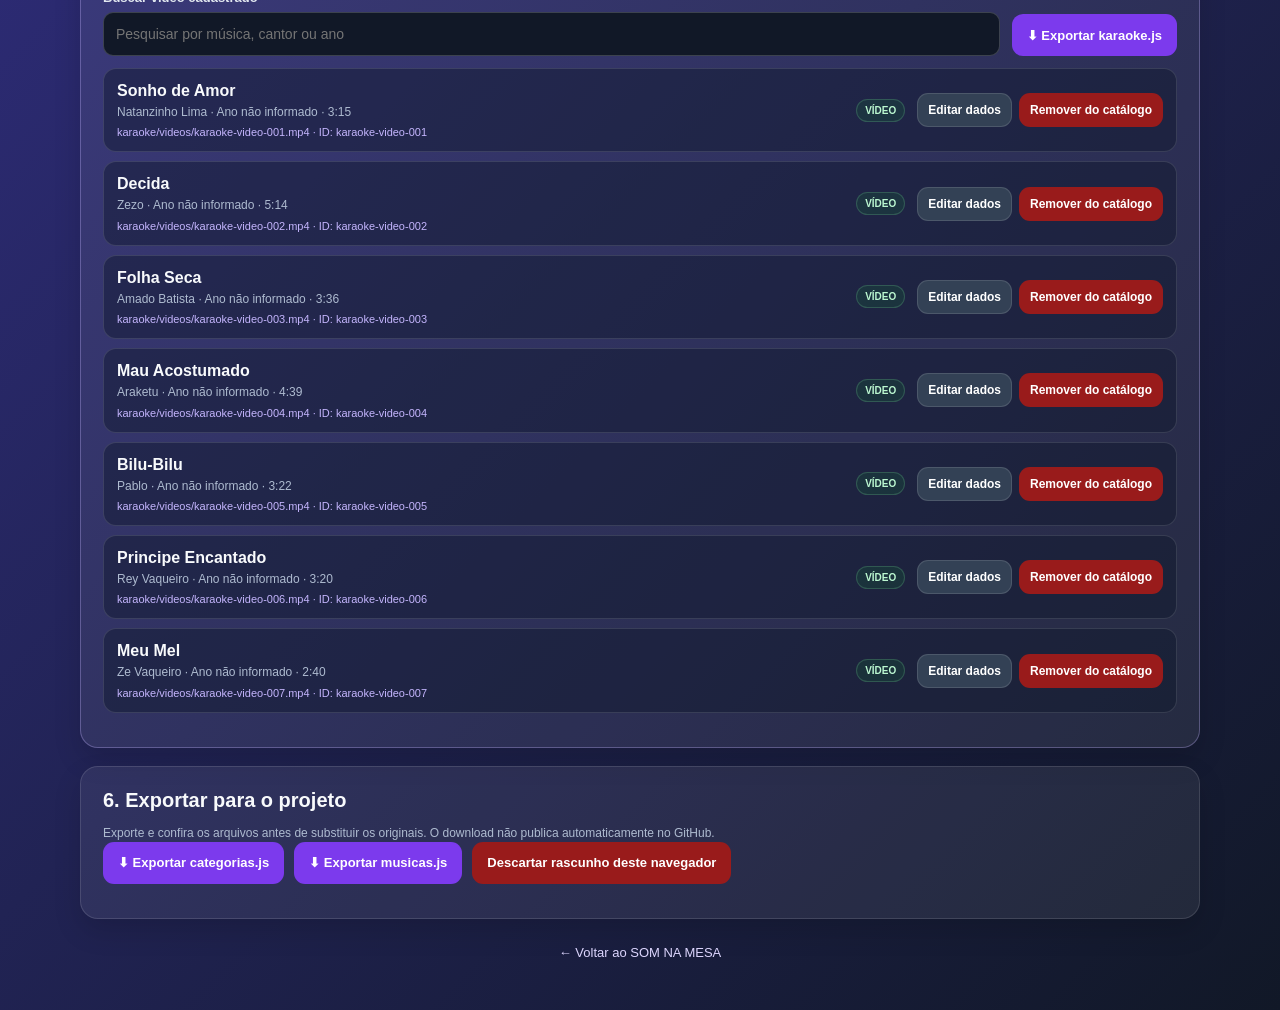
<file: admin.html>
<!DOCTYPE html>
<html lang="pt-BR">
<head>
  <meta charset="UTF-8">
  <meta name="viewport" content="width=device-width, initial-scale=1.0">
  <meta name="theme-color" content="#17132b">
  <title>Gerenciar catálogo | SOM NA MESA</title>
  <link rel="stylesheet" href="admin.css">
  <link rel="stylesheet" href="ui-dialogs.css">
</head>
<body>
  <main class="admin-shell">
    <header class="admin-header">
      <div>
        <p class="eyebrow">FERRAMENTA ESTÁTICA</p>
        <h1>Gerenciar catálogo</h1>
        <p class="lead">Classifique várias músicas de uma vez, organize gêneros e prepare novas faixas para publicar pelo GitHub.</p>
      </div>
      <a class="back-link" href="index.html">← Voltar ao jogo</a>
    </header>

    <section class="notice" role="note">
      <strong>Modo manual, sem backend.</strong>
      As alterações ficam como rascunho neste navegador até você exportar os arquivos. Esta página não grava diretamente no GitHub, não envia MP3 permanentemente para o site e não possui autenticação real.
    </section>

    <section class="stats-grid">
      <div class="stat"><span>Músicas no catálogo</span><strong id="totalMusicas">—</strong></div>
      <div class="stat"><span>Gêneros editáveis</span><strong id="totalGeneros">—</strong></div>
      <div class="stat"><span>Músicas sem gênero</span><strong id="totalSemGenero">—</strong></div>
    </section>

    <section class="panel">
      <h2>1. Criar e gerenciar gêneros</h2>
      <form id="formNovaCategoria" class="inline-form">
        <label class="field grow">
          <span>Nome do gênero</span>
          <input id="novaCategoriaNome" type="text" placeholder="Ex.: Rock, Forró, MPB" maxlength="40" required>
        </label>
        <button class="button primary" type="submit">+ Criar gênero</button>
      </form>
      <p class="hint">Gêneros novos aparecem na seleção do jogo depois que você exportar categorias.js e publicar a atualização.</p>
      <div class="genre-management">
        <h3>Categorias cadastradas</h3>
        <p class="hint">Geral e Anos 70 (quando configurado) são temas automáticos e protegidos: aparecem aqui para consulta e não podem ser excluídos. Pagode e Samba são gêneros-base. A exclusão de um gênero criado manualmente remove apenas a categoria e suas associações; as músicas e os MP3 permanecem.</p>
        <div id="listaGeneros" class="genre-list" aria-live="polite"></div>
      </div>
    </section>

    <section class="panel">
      <h2>2. Classificar músicas em lote</h2>
      <p class="section-intro">Selecione um gênero para classificar músicas em lote ou escolha Geral para consultar todo o catálogo. Temas automáticos são apenas para consulta; não permitem adicionar ou remover músicas do tema.</p>
      <div class="toolbar">
        <label class="field">
          <span>Gênero ou tema que deseja visualizar</span>
          <select id="categoriaSelecionada"></select>
        </label>
        <label class="field grow">
          <span>Buscar por título, artista ou código</span>
          <input id="buscaMusica" type="search" placeholder="Ex.: Evidências ou 060">
        </label>
        <label class="field filter-field">
          <span>Mostrar</span>
          <select id="filtroClassificacao">
            <option value="todas">Todas as músicas</option>
            <option value="sem-genero">Sem nenhum gênero</option>
            <option value="fora-do-genero">Fora do gênero escolhido</option>
            <option value="neste-genero">Já neste gênero</option>
          </select>
        </label>
      </div>

      <div class="bulk-toolbar">
        <label class="select-visible"><input id="selecionarVisiveis" type="checkbox"> Selecionar todas as exibidas</label>
        <span id="resumoSelecao" class="selection-count">0 selecionadas</span>
        <button id="limparSelecao" class="button secondary" type="button">Limpar seleção</button>
      </div>
      <div class="bulk-actions">
        <button id="adicionarSelecionadas" class="button primary" type="button">+ Adicionar selecionadas ao gênero</button>
        <button id="removerSelecionadas" class="button danger" type="button">− Remover selecionadas do gênero</button>
      </div>
      <div id="resumoCategoria" class="category-summary"></div>
      <div id="listaMusicas" class="song-list"></div>
      <p id="mensagemAdmin" class="hint" aria-live="polite"></p>
    </section>

    <section class="panel">
      <div id="editarMusicaWrap" class="edit-song-wrap" hidden>
        <div class="edit-song-heading">
          <div>
            <h3>Editar música existente</h3>
            <p class="hint">Altere título, artista, ano e gêneros. O código da carta e o caminho do MP3 serão preservados.</p>
          </div>
          <span id="editarMusicaCodigo" class="song-code"></span>
        </div>
        <form id="formEditarMusica" class="song-form">
          <label class="field">
            <span>Título</span>
            <input id="editarMusicaNome" type="text" required maxlength="180">
          </label>
          <label class="field">
            <span>Artista</span>
            <input id="editarMusicaArtista" type="text" required maxlength="180">
          </label>
          <label class="field">
            <span>Ano (opcional)</span>
            <input id="editarMusicaAno" type="number" min="1900" max="2100" placeholder="Ex.: 2024">
          </label>
          <label class="field">
            <span>Caminho do áudio (somente leitura)</span>
            <input id="editarMusicaArquivo" type="text" readonly>
          </label>
          <fieldset class="genre-picker">
            <legend>Gêneros desta música</legend>
            <p class="hint">Marque todos os gêneros que se aplicam. Geral e Anos 70 são automáticos.</p>
            <div id="editarMusicaGeneros" class="genre-checkbox-grid"></div>
          </fieldset>
          <div class="form-actions">
            <button class="button primary" type="submit">Salvar alterações no rascunho</button>
            <button id="cancelarEdicaoMusica" class="button secondary" type="button">Cancelar edição</button>
          </div>
          <p id="editarMusicaStatus" class="hint" aria-live="polite"></p>
        </form>
      </div>

      <h2>3. Cadastro e edição de músicas</h2>
      <p class="section-intro">Edite uma música existente pela lista acima ou cadastre uma nova faixa. O código de uma música existente e o caminho do seu áudio são preservados durante a edição.</p>
      <form id="formNovaMusica" class="song-form">
        <label class="field">
          <span>Título</span>
          <input id="novaMusicaNome" type="text" required maxlength="180" placeholder="Nome da música">
        </label>
        <label class="field">
          <span>Artista</span>
          <input id="novaMusicaArtista" type="text" required maxlength="180" placeholder="Nome do artista">
        </label>
        <label class="field">
          <span>Ano (opcional)</span>
          <input id="novaMusicaAno" type="number" min="1900" max="2100" placeholder="Ex.: 2024">
        </label>
        <label class="field">
          <span>Arquivo MP3 no computador (opcional)</span>
          <input id="novoArquivoAudio" type="file" accept=".mp3,audio/mpeg">
        </label>

        <fieldset class="genre-picker">
          <legend>Gêneros desta música (opcional)</legend>
          <p class="hint">Uma música pode pertencer a vários gêneros. Geral e Anos 70 são temas automáticos e não precisam ser marcados aqui.</p>
          <div id="novaMusicaGeneros" class="genre-checkbox-grid"></div>
        </fieldset>

        <div id="audioPreviewWrap" class="audio-preview" hidden>
          <span class="preview-label">Prévia do áudio selecionado</span>
          <audio id="audioPreview" controls preload="metadata"></audio>
        </div>

        <div class="form-actions">
          <button class="button primary" type="submit">Adicionar ao rascunho</button>
          <button id="baixarNovoAudio" class="button secondary" type="button" disabled>Baixar MP3 com nome correto</button>
        </div>
        <p id="novaMusicaStatus" class="hint">Fluxo recomendado: preencha os dados, selecione o MP3, adicione ao rascunho e depois baixe o arquivo renomeado. Coloque esse MP3 na pasta audio do projeto.</p>
      </form>
    </section>

    <section class="panel qr-codes-panel" id="painelQrCodes">
      <h2>4. Gerar QR Codes das m&uacute;sicas</h2>
      <p class="section-intro">Cada QR Code grava somente o ID num&eacute;rico da m&uacute;sica. O jogo usa esse n&uacute;mero para localizar a faixa no cat&aacute;logo. Gere todos os c&oacute;digos ou filtre por tema antes de imprimir.</p>
      <div class="toolbar qr-code-toolbar">
        <label class="field">
          <span>Tema ou g&ecirc;nero</span>
          <select id="qrCategoria"><option value="__all__">Todas as m&uacute;sicas</option></select>
        </label>
        <label class="field grow">
          <span>Buscar por ID, carta, t&iacute;tulo ou artista</span>
          <input id="qrBuscaMusica" type="search" placeholder="Ex.: 123 ou nome da m&uacute;sica">
        </label>
        <button id="gerarQrCodes" class="button primary" type="button">Gerar QR Codes</button>
        <button id="imprimirQrCodes" class="button secondary" type="button" disabled>Imprimir / salvar PDF</button>
      </div>
      <p id="qrCodeStatus" class="hint" aria-live="polite">Os c&oacute;digos ser&atilde;o gerados a partir do cat&aacute;logo e dos rascunhos atuais deste navegador.</p>
      <div id="listaQrCodes" class="qr-code-grid"></div>
    </section>

    <section class="panel karaoke-admin-panel">
      <div class="karaoke-admin-heading">
        <div>
          <p class="eyebrow">TERCEIRO MODO DE JOGO</p>
          <h2>5. Catálogo do Karaokê — cadastrar vídeos</h2>
          <p class="section-intro">Cadastre o título, o cantor, o ano e o vídeo de karaokê. O painel gera o nome do arquivo e prepara o cadastro para exportar em karaoke.js.</p>
        </div>
        <span id="karaokeAdminTotal" class="karaoke-admin-count">0 vídeos</span>
      </div>

      <div class="notice karaoke-admin-notice" role="note">
        <strong>Importante: o GitHub Pages é estático.</strong>
        Este painel não envia o vídeo diretamente para o GitHub. Ele baixa o vídeo com o nome correto e prepara o arquivo karaoke.js. Depois, copie o vídeo baixado para <code>karaoke/videos/</code> no VS Code e exporte/substitua <code>karaoke.js</code>. Recomendado: MP4 H.264. Arquivos grandes podem ultrapassar os limites do GitHub.
      </div>

      <div id="karaokeAdminConflict" class="karaoke-admin-conflict" hidden role="alert">
        <strong>O rascunho do Karaokê pertence a outra versão de karaoke.js.</strong>
        <p id="karaokeAdminConflictText">Por segurança, ele não foi carregado.</p>
        <div class="form-actions">
          <button id="karaokeAdminBackupConflict" class="button secondary" type="button">Baixar backup do rascunho</button>
          <button id="karaokeAdminDiscardConflict" class="button danger" type="button">Descartar rascunho antigo</button>
        </div>
      </div>

      <form id="formKaraokeVideo" class="song-form karaoke-video-form">
        <label class="field">
          <span>Nome da música</span>
          <input id="karaokeVideoTitulo" type="text" maxlength="180" placeholder="Ex.: Evidências" required>
        </label>
        <label class="field">
          <span>Cantor / artista</span>
          <input id="karaokeVideoArtista" type="text" maxlength="180" placeholder="Ex.: Chitãozinho & Xororó" required>
        </label>
        <label class="field">
          <span>Ano de lançamento (opcional)</span>
          <input id="karaokeVideoAno" type="number" min="1900" max="2100" placeholder="Ex.: 1990">
        </label>
        <label class="field">
          <span>Arquivo de vídeo (MP4 recomendado)</span>
          <input id="karaokeVideoArquivo" type="file" accept="video/mp4,video/webm,video/quicktime,.mp4,.webm,.m4v,.mov" required>
        </label>

        <div id="karaokeVideoPreviewWrap" class="karaoke-video-preview" hidden>
          <div class="karaoke-video-preview-heading">
            <span class="preview-label">Prévia do vídeo selecionado</span>
            <span id="karaokeVideoDuracao" class="karaoke-duration-label">Duração: lendo...</span>
          </div>
          <video id="karaokeVideoPreview" controls playsinline preload="metadata"></video>
          <p id="karaokeVideoArquivoInfo" class="hint"></p>
        </div>

        <div class="form-actions karaoke-video-actions">
          <button id="karaokeVideoPreparar" class="button primary" type="submit">Preparar cadastro</button>
          <button id="karaokeVideoBaixar" class="button secondary" type="button" disabled>Baixar vídeo e concluir cadastro</button>
          <button id="karaokeVideoCancelarPreparacao" class="button danger" type="button" hidden>Cancelar preparação</button>
          <button id="karaokeVideoCancelarEdicao" class="button secondary" type="button" hidden>Cancelar edição</button>
        </div>
        <p id="karaokeVideoStatus" class="hint" aria-live="polite">Selecione um vídeo, confira a prévia e clique em Preparar cadastro. O arquivo só entra no catálogo depois de você solicitar o download com o nome correto.</p>
      </form>

      <div class="karaoke-catalog-toolbar">
        <label class="field grow">
          <span>Buscar vídeo cadastrado</span>
          <input id="karaokeVideoBusca" type="search" placeholder="Pesquisar por música, cantor ou ano">
        </label>
        <button id="karaokeVideoExportar" class="button primary" type="button">⬇ Exportar karaoke.js</button>
      </div>
      <div id="karaokeVideoLista" class="karaoke-video-list" aria-live="polite"></div>
      <p id="karaokeVideoExportStatus" class="hint" aria-live="polite"></p>
    </section>

    <section class="panel">
      <h2>6. Exportar para o projeto</h2>
      <p class="hint">Exporte e confira os arquivos antes de substituir os originais. O download não publica automaticamente no GitHub.</p>
      <div class="export-grid">
        <button id="exportarCategorias" class="button primary" type="button">⬇ Exportar categorias.js</button>
        <button id="exportarMusicas" class="button primary" type="button">⬇ Exportar musicas.js</button>
        <button id="limparRascunho" class="button danger" type="button">Descartar rascunho deste navegador</button>
      </div>
      <p id="statusExportacao" class="hint" aria-live="polite"></p>
    </section>

    <footer class="admin-footer">
      <a href="index.html">← Voltar ao SOM NA MESA</a>
    </footer>
  </main>

  <section id="draftConflictOverlay" class="draft-conflict-overlay" hidden role="alertdialog" aria-modal="true" aria-labelledby="draftConflictTitle">
    <div class="draft-conflict-dialog">
      <p class="eyebrow">PROTEÇÃO DE DADOS</p>
      <h2 id="draftConflictTitle">O rascunho é de outra versão do catálogo</h2>
      <p id="draftConflictMessage" class="draft-conflict-message"></p>
      <p class="hint">Nenhuma alteração foi aplicada. Para evitar perda de dados, o painel está bloqueado até você escolher como proceder.</p>
      <div class="draft-conflict-actions">
        <button id="baixarRascunhoPendente" class="button secondary" type="button">Baixar cópia do rascunho antigo</button>
        <button id="descartarRascunhoPendente" class="button danger" type="button">Descartar rascunho e usar arquivos atuais</button>
      </div>
      <p id="draftConflictBackupStatus" class="hint" aria-live="polite"></p>
      <p class="hint">Se você quiser recuperar mudanças antigas, baixe a cópia e compare-a manualmente antes de descartar. Não substitua os arquivos atuais sem conferir.</p>
    </div>
  </section>

  <script src="musicas.js"></script>
  <script src="categorias.js"></script>
  <script src="karaoke.js"></script>
  <script src="ui-dialogs.js"></script>
  <script src="admin.js"></script>
  <script src="admin-karaoke.js"></script>
</body>
</html>
</file>
<file: style.css>
* {
  margin: 0;
  padding: 0;
  box-sizing: border-box;
  font-family: Arial, Helvetica, sans-serif;
}

:root {
  color-scheme: dark;
  --bg-1: #0f172a;
  --bg-2: #312e81;
  --panel: rgba(255, 255, 255, .08);
  --panel-border: rgba(255, 255, 255, .15);
  --text: #f8fafc;
  --muted: #cbd5e1;
  --accent: #7c3aed;
}

body {
  min-height: 100vh;
  display: flex;
  flex-direction: column;
  justify-content: center;
  align-items: center;
  background: linear-gradient(135deg, var(--bg-1), var(--bg-2), #111827);
  padding: 22px 16px 72px;
  color: var(--text);
}

[hidden] { display: none !important; }

.app-shell {
  width: 100%;
  max-width: 760px;
  margin: auto;
}

.card {
  width: 100%;
  background: var(--panel);
  backdrop-filter: blur(18px);
  border: 1px solid var(--panel-border);
  border-radius: 28px;
  padding: clamp(22px, 5vw, 36px);
  color: var(--text);
  box-shadow: 0 20px 60px rgba(0, 0, 0, .45);
  animation: entrada .35s ease;
}

@keyframes entrada {
  from { opacity: 0; transform: translateY(12px); }
  to { opacity: 1; transform: translateY(0); }
}

h1 {
  text-align: center;
  font-size: clamp(27px, 5vw, 36px);
  margin-bottom: 10px;
  line-height: 1.15;
}

.eyebrow {
  color: #c4b5fd;
  font-size: 11px;
  font-weight: 800;
  letter-spacing: 2px;
  text-align: center;
  margin: 8px 0 10px;
}

.subtitulo {
  font-size: 15px;
  color: #e2e8f0;
  line-height: 1.5;
  text-align: center;
  margin: 12px 0 24px;
}

.capa {
  width: min(220px, 70%);
  aspect-ratio: 1;
  margin: 0 auto 20px;
  border-radius: 20px;
  overflow: hidden;
  box-shadow: 0 8px 25px rgba(0, 0, 0, .35);
  background: rgba(255,255,255,.06);
}

.capa-inicial { width: min(240px, 72%); }

.capa img {
  width: 100%;
  height: 100%;
  object-fit: cover;
  display: block;
  user-select: none;
}

.btn {
  width: 100%;
  border: 1px solid transparent;
  border-radius: 15px;
  padding: 15px 17px;
  font-size: 16px;
  font-weight: 800;
  cursor: pointer;
  margin-top: 12px;
  transition: transform .18s ease, filter .18s ease, background .18s ease;
  color: white;
}

.btn:hover:not(:disabled), .theme-card:hover:not(:disabled), .difficulty-card:hover {
  transform: translateY(-2px);
  filter: brightness(1.08);
}

.btn:active:not(:disabled) { transform: scale(.98); }
.btn:disabled, .theme-card:disabled { opacity: .48; cursor: not-allowed; }
.btn-large { padding: 18px; font-size: 20px; }
.btn-primary { background: #7c3aed; color: white; }
.btn-danger { background: #dc2626; color: white; }
.btn-success { background: #059669; color: white; }
.btn-secondary { background: rgba(148, 163, 184, .16); color: #e2e8f0; border-color: rgba(255,255,255,.12); }
.btn-outline { background: transparent; color: #ddd6fe; border-color: #8b5cf6; }


.mode-grid {
  margin-top: 24px;
}

.mode-card {
  width: 100%;
  min-height: 205px;
  display: flex;
  flex-direction: column;
  align-items: flex-start;
  gap: 12px;
  padding: clamp(20px, 4vw, 30px);
  text-align: left;
  color: #fff;
  border: 1px solid rgba(196,181,253,.38);
  border-radius: 22px;
  background: linear-gradient(135deg, #6d28d9 0%, #43308c 48%, #17132b 100%);
  box-shadow: 0 14px 32px rgba(0,0,0,.22);
  cursor: pointer;
  transition: transform .18s ease, filter .18s ease, border-color .18s ease;
}

.mode-card:hover {
  transform: translateY(-2px);
  filter: brightness(1.08);
  border-color: rgba(221,214,254,.7);
}

.mode-card:focus-visible {
  outline: 3px solid #c4b5fd;
  outline-offset: 3px;
}

.mode-icon { font-size: 34px; line-height: 1; }
.mode-card strong { font-size: clamp(20px, 4vw, 25px); letter-spacing: .2px; }
.mode-description { max-width: 560px; color: #ede9fe; font-size: 14px; line-height: 1.55; }
.mode-action { align-self: flex-end; margin-top: auto; padding-top: 8px; color: #ddd6fe; font-size: 11px; font-weight: 900; letter-spacing: 1px; }
.mode-action span { margin-left: 6px; font-size: 16px; }

.pill-mode { background: #4c1d95; border: 1px solid rgba(196,181,253,.25); }
.pill-score { background: rgba(22,101,52,.65); border: 1px solid rgba(134,239,172,.28); }
.score-help { margin: 8px 0 4px; text-align: center; color: #cbd5e1; font-size: 12px; line-height: 1.45; }
#marcarPonto { margin-top: 14px; }
#marcarPonto:disabled { opacity: .8; background: #166534; cursor: default; }

.theme-grid {
  display: grid;
  grid-template-columns: repeat(2, minmax(0, 1fr));
  gap: 13px;
  margin-top: 24px;
}

.theme-card {
  display: flex;
  flex-direction: column;
  align-items: flex-start;
  justify-content: space-between;
  min-height: 145px;
  padding: 18px;
  text-align: left;
  color: white;
  border: 1px solid rgba(255,255,255,.16);
  border-radius: 20px;
  cursor: pointer;
  transition: transform .18s ease, filter .18s ease;
}

.theme-card .theme-icon { font-size: 26px; margin-bottom: 16px; }
.theme-card strong { font-size: 17px; letter-spacing: .5px; }
.theme-card .theme-count { margin-top: 6px; font-size: 12px; opacity: .86; }

.difficulty-grid {
  display: grid;
  grid-template-columns: repeat(3, minmax(0, 1fr));
  gap: 10px;
  margin: 24px 0 12px;
}

.difficulty-card {
  min-height: 142px;
  padding: 14px 8px;
  border-radius: 18px;
  border: 1px solid rgba(255,255,255,.16);
  color: white;
  cursor: pointer;
  display: flex;
  flex-direction: column;
  justify-content: center;
  align-items: center;
  gap: 8px;
  transition: transform .18s ease, filter .18s ease;
}
.difficulty-card.easy { background: linear-gradient(145deg, #166534, #15803d); }
.difficulty-card.medium { background: linear-gradient(145deg, #92400e, #b45309); }
.difficulty-card.hard { background: linear-gradient(145deg, #991b1b, #dc2626); }
.difficulty-name { font-size: 12px; font-weight: 900; letter-spacing: 1px; }
.difficulty-card strong { font-size: 28px; }
.difficulty-hint { font-size: 11px; line-height: 1.3; text-align: center; opacity: .9; }
.small-note { color: #cbd5e1; font-size: 12px; text-align: center; line-height: 1.5; margin: 8px 0 14px; }

.game-topline {
  display: flex;
  justify-content: space-between;
  gap: 8px;
  flex-wrap: wrap;
  margin-bottom: 24px;
}
.pill {
  display: inline-flex;
  align-items: center;
  border-radius: 999px;
  padding: 8px 12px;
  background: #6d28d9;
  color: white;
  font-size: 11px;
  font-weight: 900;
  letter-spacing: .5px;
}
.pill-muted { background: rgba(148,163,184,.18); color: #e2e8f0; }
.carta { text-align: center; font-size: 14px; margin: 0 0 10px; font-weight: bold; color: #c4b5fd; }
.player { margin-top: 22px; }
#progresso { width: 100%; cursor: pointer; appearance: none; height: 8px; border-radius: 999px; background: #4b5563; outline: none; }
#progresso::-webkit-slider-thumb { appearance: none; width: 18px; height: 18px; border-radius: 50%; background: white; cursor: pointer; box-shadow: 0 0 10px rgba(255,255,255,.5); }
#progresso::-moz-range-thumb { width: 18px; height: 18px; border-radius: 50%; background: white; border: none; cursor: pointer; }
.tempo { display: flex; justify-content: space-between; margin-top: 8px; font-size: 13px; color: #d1d5db; }
.control-grid { display: grid; grid-template-columns: repeat(2, minmax(0, 1fr)); gap: 10px; }
.control-grid .btn { margin-top: 14px; }
.secondary-controls { margin-top: 0; }
.answer-panel { margin-top: 20px; padding: 22px; background: rgba(255,255,255,.08); border-radius: 18px; text-align: center; border: 1px solid rgba(255,255,255,.15); box-shadow: 0 10px 30px rgba(0,0,0,.25); }
.answer-label { color: #c4b5fd; font-size: 11px; font-weight: 900; letter-spacing: 2px; margin-bottom: 10px; }
#nome { font-size: clamp(22px, 4vw, 29px); margin-bottom: 10px; }
#artista { font-size: 18px; margin-bottom: 8px; }
.answer-year { font-size: 16px; color: #cbd5e1; }
.status-message { min-height: 18px; font-size: 12px; line-height: 1.45; text-align: center; color: #fcd34d; margin-top: 10px; }
.rodape { position: fixed; bottom: 0; left: 0; right: 0; text-align: center; padding: 14px 10px; font-size: 12px; color: #94a3b8; letter-spacing: .2px; background: rgba(15,23,42,.65); backdrop-filter: blur(10px); }
.rodape strong { color: #c4b5fd; margin-left: 4px; }
.rodape a { color: #c4b5fd; text-decoration: none; }
.rodape a:hover { text-decoration: underline; }
.footer-separator { margin: 0 7px; }

@media (max-width: 520px) {
  body { padding: 12px 10px 68px; }
  .card { border-radius: 22px; padding: 22px 17px; }
  .mode-grid { margin-top: 18px; }
  .mode-card { min-height: 190px; padding: 20px 17px; gap: 10px; }
  .mode-description { font-size: 13px; }
  .theme-grid { gap: 9px; }
  .theme-card { min-height: 130px; padding: 14px; }
  .difficulty-grid { gap: 7px; }
  .difficulty-card { min-height: 132px; }
  .difficulty-card strong { font-size: 24px; }
  .difficulty-hint { font-size: 10px; }
  .control-grid { gap: 8px; }
  .control-grid .btn { font-size: 14px; padding: 13px 8px; }
  .game-topline { margin-bottom: 18px; }
  .pill { font-size: 10px; padding: 7px 9px; }
}

/* Configuracao de equipes e regras do modo Cante e Dance */
.win-target-box { margin: 0 0 18px; padding: 16px; border: 1px solid rgba(196,181,253,.3); border-radius: 16px; background: rgba(109,40,217,.12); }
.win-target-box .field { max-width: 520px; }
.meta-target-actions { display:flex; flex-wrap:wrap; gap:10px; margin-top:10px; }
.meta-target-actions .btn { width:auto; min-width:210px; margin-top:0; }
#metaPontos[readonly] { cursor:default; opacity:.92; border-color:rgba(196,181,253,.35); background:rgba(15,23,42,.72); }
.match-time-estimate { display:grid; gap:5px; margin:14px 0 0; padding:12px 14px; border:1px solid rgba(196,181,253,.24); border-radius:12px; background:rgba(15,23,42,.38); color:#f8fafc; font-size:14px; line-height:1.5; }
.match-time-estimate strong { color:#ddd6fe; font-size:15px; }
.match-time-assumption { color:#cbd5e1; font-size:12px; line-height:1.5; }
.team-setup-list { display: grid; grid-template-columns: repeat(2, minmax(0, 1fr)); gap: 14px; margin: 16px 0; }
.team-setup-card { min-width: 0; padding: 16px; border: 1px solid var(--panel-border); border-radius: 16px; background: rgba(15,23,42,.45); }
.team-setup-heading, .team-setup-foot, .scoreboard-heading, .score-team-heading { display: flex; align-items: center; justify-content: space-between; gap: 10px; }
.team-setup-heading { margin-bottom: 14px; }
.team-setup-heading h2 { margin: 0; font-size: 18px; }
.team-member-count, .round-badge, .score-team-number { color: #ddd6fe; font-size: 10px; font-weight: 900; letter-spacing: .5px; text-transform: uppercase; }
.member-input-grid { display: grid; grid-template-columns: 1fr; gap: 10px; margin-top: 12px; }
.team-setup-foot { align-items: flex-end; margin-top: 12px; }
.setup-actions { display: flex; flex-wrap: wrap; gap: 10px; }
.setup-actions .btn { flex: 1 1 220px; }
.scoreboard-panel, .round-panel, .song-panel { margin: 0 0 18px; padding: 18px; border: 1px solid var(--panel-border); border-radius: 18px; background: rgba(255,255,255,.055); }
.scoreboard-heading { margin-bottom: 14px; }
.scoreboard-heading .eyebrow { text-align: left; margin-top: 0; }
.scoreboard-heading h2 { margin: 0; font-size: 20px; }
.round-badge { border-radius: 999px; padding: 7px 10px; background: rgba(124,58,237,.28); }
.scoreboard-grid { display: grid; grid-template-columns: repeat(2, minmax(0,1fr)); gap: 10px; }
.score-team-card { min-width: 0; padding: 13px; border: 1px solid var(--panel-border); border-radius: 13px; background: rgba(15,23,42,.5); }
.score-team-card.is-active { border-color: #a78bfa; box-shadow: 0 0 0 1px rgba(167,139,250,.2); }
.score-team-heading { align-items: flex-start; }
.score-team-heading strong { overflow-wrap: anywhere; }
.score-team-members { margin: 7px 0 10px; color: var(--muted); font-size: 12px; line-height: 1.4; overflow-wrap: anywhere; }
.score-team-tokens { display: grid; gap: 6px; }
.gold-token, .vinyl-token { display: block; padding: 7px 8px; border-radius: 9px; font-size: 12px; font-weight: 800; }
.gold-token { color: #fde68a; background: rgba(146,64,14,.28); }
.vinyl-token { color: #bfdbfe; background: rgba(29,78,216,.2); }
.round-panel > .eyebrow { text-align: left; margin-top: 0; }
.round-panel h2 { margin-bottom: 8px; font-size: clamp(21px,4vw,28px); }
.round-instruction { color: #e2e8f0; line-height: 1.55; margin: 8px 0 14px; }
.team-actions { display: grid; grid-template-columns: repeat(2, minmax(0,1fr)); gap: 10px; margin-top: 12px; }
.team-actions .btn { margin-top: 0; }
.voting-section, .evaluation-section, .dance-section, .round-result { margin-top: 18px; padding: 16px; border: 1px solid var(--panel-border); border-radius: 14px; background: rgba(15,23,42,.38); }
.voting-section h3, .evaluation-section h3, .dance-section h3, .round-result h3 { margin: 0 0 8px; }
.vote-grid { display: grid; grid-template-columns: repeat(2,minmax(0,1fr)); gap: 10px; margin: 14px 0; }
.vote-card { min-width: 0; padding: 12px; border: 1px solid var(--panel-border); border-radius: 12px; background: rgba(255,255,255,.04); }
.vote-card > strong, .vote-status { display: block; }
.vote-status { margin-top: 5px; color: var(--muted); font-size: 12px; }
.vote-buttons { display: grid; grid-template-columns: 1fr 1fr; gap: 7px; margin-top: 12px; }
.vote-button { min-height: 40px; padding: 8px 7px; border: 1px solid var(--panel-border); border-radius: 9px; color: #fff; background: rgba(148,163,184,.14); font-weight: 800; font-size: 12px; cursor: pointer; }
.vote-button.fan.selected { background: rgba(190,24,93,.45); border-color: #f9a8d4; }
.vote-button.doubt.selected { background: rgba(180,83,9,.48); border-color: #fcd34d; }
.dance-section > .eyebrow { text-align: left; margin-top: 0; }
.dance-leader-box { display: grid; gap: 5px; padding: 14px; margin: 12px 0; border-radius: 12px; background: rgba(124,58,237,.2); border: 1px solid rgba(196,181,253,.28); }
.dance-leader-label { color: #c4b5fd; font-size: 11px; font-weight: 900; text-transform: uppercase; letter-spacing: .7px; }
.dance-leader-box strong { font-size: 20px; }
.winner-banner { margin-top: 14px; padding: 15px; border-radius: 13px; color: #fef3c7; background: linear-gradient(135deg,rgba(146,64,14,.6),rgba(120,53,15,.35)); border: 1px solid rgba(253,230,138,.4); font-weight: 900; line-height: 1.5; }
.song-panel { background: rgba(255,255,255,.035); }
.song-panel-heading { display: flex; justify-content: space-between; align-items: center; gap: 18px; }
.song-panel-heading > div:first-child { min-width: 0; }
.song-panel-heading .eyebrow { text-align: left; margin-top: 0; }
.song-panel-heading h2 { margin: 0 0 8px; font-size: clamp(20px,4vw,28px); overflow-wrap: anywhere; }
.capa-jogo { flex: 0 0 110px; width: 110px; margin: 0; border-radius: 14px; }
.game-end-actions { display: grid; gap: 10px; }
.game-end-actions .btn { margin-top: 0; }
#confirmarVotos:disabled { opacity: .55; }

@media(max-width:760px) {
  .team-setup-list { grid-template-columns: 1fr; }
  .scoreboard-grid { grid-template-columns: 1fr; }
  .vote-grid { grid-template-columns: 1fr; }
  .team-setup-foot { align-items: stretch; flex-direction: column; }
}
@media(max-width:520px) {
  .scoreboard-panel, .round-panel, .song-panel { padding: 14px; }
  .team-actions { grid-template-columns: 1fr; }
  .song-panel-heading { align-items: flex-start; }
  .capa-jogo { flex-basis: 76px; width: 76px; border-radius: 12px; }
  .song-panel-heading h2 { font-size: 21px; }
  .vote-buttons { grid-template-columns: 1fr 1fr; }
  .setup-actions { flex-direction: column; }
  .setup-actions .btn { width: 100%; }
  .win-target-box { padding: 13px; }
  .meta-target-actions .btn { width:100%; min-width:0; }
  .match-time-estimate { padding:11px; font-size:13px; }
  .match-time-estimate strong { font-size:14px; }
}

.rules-summary { margin: 16px 0; padding: 15px 18px; border: 1px solid rgba(196,181,253,.25); border-radius: 14px; background: rgba(255,255,255,.045); }
.rules-summary h2 { margin: 0 0 9px; font-size: 16px; }
.rules-summary ul { padding-left: 20px; color: #dbeafe; font-size: 13px; line-height: 1.6; }
.rules-summary li + li { margin-top: 4px; }


/* Pontuacao por valor de recompensa */
.points-token { display:block; padding:9px 10px; border-radius:9px; font-size:14px; font-weight:900; color:#f8fafc; background:rgba(124,58,237,.32); border:1px solid rgba(196,181,253,.25); }
.vote-change-button { display:block; width:100%; min-height:40px; margin-top:12px; padding:9px 12px; border:1px solid rgba(196,181,253,.45); border-radius:9px; color:#ede9fe; background:rgba(124,58,237,.2); font-weight:800; cursor:pointer; }
.vote-change-button:hover { background:rgba(124,58,237,.35); }

/* Popup visual de regras ao selecionar o modo */
body.modal-open { overflow:hidden; }
.rules-modal { position:fixed; inset:0; z-index:1000; display:flex; align-items:center; justify-content:center; padding:18px; }
.rules-modal[hidden] { display:none !important; }
.rules-modal-backdrop { position:absolute; inset:0; background:rgba(2,6,23,.82); backdrop-filter:blur(7px); }
.rules-modal-card { position:relative; z-index:1; width:min(100%,760px); max-height:calc(100dvh - 36px); overflow-y:auto; padding:clamp(20px,4vw,32px); border:1px solid rgba(196,181,253,.4); border-radius:22px; color:#f8fafc; background:linear-gradient(150deg,#27204b,#17152f 70%); box-shadow:0 24px 90px rgba(0,0,0,.55); }
.rules-modal-close { position:absolute; top:12px; right:14px; width:42px; height:42px; border:1px solid rgba(255,255,255,.18); border-radius:50%; background:rgba(255,255,255,.08); color:#fff; font-size:29px; line-height:1; cursor:pointer; }
.rules-modal-card > .eyebrow { text-align:left; margin-top:0; }
.rules-modal-card > h2 { margin:0 48px 8px 0; font-size:clamp(25px,5vw,34px); }
.rules-modal-lead { max-width:620px; color:#ddd6fe; font-size:15px; line-height:1.55; margin:0 0 18px; }
.rule-points-grid { display:grid; grid-template-columns:repeat(2,minmax(0,1fr)); gap:12px; margin:16px 0; }
.rule-point-card { display:grid; grid-template-columns:auto 1fr; align-items:center; gap:5px 10px; padding:14px; border-radius:15px; border:1px solid rgba(255,255,255,.14); background:rgba(255,255,255,.055); }
.rule-point-icon { grid-row:span 2; font-size:30px; }
.rule-point-card strong { font-size:14px; }
.rule-point-card b { color:#fde68a; font-size:15px; }
.rule-point-card > span:last-child { grid-column:1/-1; color:#cbd5e1; font-size:12px; line-height:1.45; }
.gold-rule-card { border-color:rgba(251,191,36,.35); background:rgba(146,64,14,.16); }
.vinyl-rule-card { border-color:rgba(96,165,250,.3); background:rgba(29,78,216,.13); }
.rules-modal-section { margin-top:12px; padding:14px 15px; border:1px solid rgba(255,255,255,.12); border-radius:13px; background:rgba(255,255,255,.045); }
.rules-modal-section h3 { margin:0 0 6px; font-size:15px; color:#e9d5ff; }
.rules-modal-section p { margin:0; color:#e2e8f0; font-size:13px; line-height:1.6; }
.wrong-song-rule { border-color:rgba(251,191,36,.3); background:rgba(146,64,14,.11); }
.rules-modal-card > .btn { margin-top:18px; }
@media(max-width:520px) {
  .rules-modal { padding:9px; align-items:flex-start; }
  .rules-modal-card { max-height:calc(100dvh - 18px); padding:20px 15px; border-radius:17px; }
  .rule-points-grid { gap:8px; }
  .rule-point-card { grid-template-columns:1fr; gap:5px; padding:11px; }
  .rule-point-icon { grid-row:auto; font-size:25px; }
  .rule-point-card > span:last-child { grid-column:auto; }
  .rules-modal-section { padding:12px; }
}

/* Ajustes de usabilidade: cadastro de equipes, placar compacto e tela da equipe da vez */
.field {
  display: flex;
  flex-direction: column;
  gap: 8px;
  width: 100%;
  min-width: 0;
}
.field > span {
  color: #e9e7ff;
  font-size: 12px;
  font-weight: 800;
  line-height: 1.35;
}
.field input {
  display: block;
  width: 100%;
  min-width: 0;
  max-width: 100%;
  min-height: 45px;
  padding: 11px 13px;
  border: 1px solid rgba(196,181,253,.3);
  border-radius: 11px;
  background: rgba(10,15,35,.76);
  color: #fff;
  font-size: 15px;
  line-height: 1.3;
  box-shadow: inset 0 1px 3px rgba(0,0,0,.16);
  transition: border-color .15s ease, box-shadow .15s ease, background .15s ease;
}
.field input::placeholder { color: #8f9bb6; opacity: 1; }
.field input:focus {
  outline: none;
  border-color: #a78bfa;
  background: rgba(10,15,35,.95);
  box-shadow: 0 0 0 3px rgba(167,139,250,.16);
}
.team-setup-card {
  padding: 18px;
  border-color: rgba(196,181,253,.24);
  border-radius: 18px;
  background: linear-gradient(145deg,rgba(49,46,129,.35),rgba(15,23,42,.72));
  box-shadow: 0 12px 26px rgba(0,0,0,.16);
}
.team-setup-heading { align-items: flex-start; margin-bottom: 16px; }
.team-setup-heading h2 { color: #fff; font-size: 19px; line-height: 1.25; overflow-wrap: anywhere; }
.team-member-count {
  flex: 0 0 auto;
  padding: 6px 9px;
  border: 1px solid rgba(196,181,253,.2);
  border-radius: 999px;
  background: rgba(124,58,237,.16);
  color: #ddd6fe;
  letter-spacing: 0;
  text-transform: none;
}
.team-name-field { margin-bottom: 14px; }
.member-input-grid { gap: 11px; margin-top: 0; }
.member-input-row { display: grid; grid-template-columns: minmax(0,1fr) 38px; align-items: end; gap: 8px; min-width: 0; }
.member-field { min-width: 0; }
.member-remove-button {
  width: 38px;
  height: 45px;
  border: 1px solid rgba(248,113,113,.26);
  border-radius: 10px;
  background: rgba(153,27,27,.2);
  color: #fecaca;
  font-size: 22px;
  line-height: 1;
  cursor: pointer;
}
.member-remove-button:hover { background: rgba(153,27,27,.42); }
.team-setup-foot { display: flex; flex-direction: column; align-items: stretch; gap: 11px; margin-top: 16px; }
.team-member-summary { margin: 0; }
.team-member-actions { display: flex; flex-wrap: wrap; gap: 8px; }
.team-member-actions .button { flex: 1 1 145px; min-height: 38px; }
.add-member-button { border-color: rgba(196,181,253,.26); background: rgba(124,58,237,.16); }

.scoreboard-panel { padding: 12px 14px; }
.scoreboard-compact { display: flex; align-items: center; gap: 9px; min-width: 0; }
.scoreboard-mini-label { flex: 0 0 auto; color: #c4b5fd; font-size: 10px; font-weight: 900; letter-spacing: 1px; }
.scoreboard-compact .round-badge { flex: 0 0 auto; font-size: 9px; padding: 6px 8px; }
.scoreboard-summary { display: flex; flex: 1 1 auto; align-items: center; gap: 6px; min-width: 0; overflow-x: auto; white-space: nowrap; scrollbar-width: thin; scrollbar-color: rgba(196,181,253,.45) transparent; }
.score-summary-chip { display: inline-flex; flex: 0 0 auto; align-items: center; gap: 6px; padding: 6px 9px; border: 1px solid rgba(196,181,253,.17); border-radius: 999px; background: rgba(15,23,42,.45); font-size: 11px; }
.score-summary-chip strong { color: #f8fafc; max-width: 120px; overflow: hidden; text-overflow: ellipsis; }
.score-summary-chip > span { color: #ddd6fe; font-weight: 900; }
.score-summary-chip.is-active { border-color: #a78bfa; background: rgba(124,58,237,.23); }
.scoreboard-toggle { flex: 0 0 auto; min-height: 32px; padding: 6px 10px; border: 1px solid rgba(196,181,253,.3); border-radius: 9px; background: rgba(124,58,237,.18); color: #ede9fe; font-size: 11px; font-weight: 900; cursor: pointer; }
.scoreboard-toggle:hover { background: rgba(124,58,237,.34); }
.scoreboard-details { margin-top: 13px; padding-top: 13px; border-top: 1px solid rgba(255,255,255,.1); }
.scoreboard-details[hidden] { display: none !important; }
.scoreboard-details .scoreboard-heading { margin-bottom: 11px; }
.scoreboard-details .scoreboard-heading h2 { font-size: 17px; }
.last-round-summary { margin-top: 14px; padding: 13px 14px; border: 1px solid rgba(196,181,253,.22); border-radius: 12px; background: rgba(124,58,237,.10); }
.last-round-summary[hidden] { display: none !important; }
.last-round-summary h3 { margin: 0 0 7px; color: #ddd6fe; font-size: 13px; }
.last-round-summary p { margin: 0; color: #e2e8f0; font-size: 12px; line-height: 1.55; }
.score-detail-hint { color: #cbd5e1; font-size: 11px; font-weight: 700; }
.score-team-card { padding: 12px; }
.score-team-members { display: none; }

.turn-screen { text-align: center; }
.turn-screen .eyebrow { margin-top: 0; }
.turn-team-icon { display: grid; place-items: center; width: 78px; height: 78px; margin: 8px auto 18px; border: 1px solid rgba(196,181,253,.3); border-radius: 24px; background: linear-gradient(145deg,rgba(124,58,237,.35),rgba(30,27,75,.7)); font-size: 37px; box-shadow: 0 12px 28px rgba(0,0,0,.2); }
.turn-team-card { margin: 24px auto 18px; padding: clamp(22px,5vw,34px) 18px; border: 1px solid rgba(196,181,253,.36); border-radius: 22px; background: linear-gradient(145deg,rgba(109,40,217,.28),rgba(15,23,42,.62)); box-shadow: 0 16px 35px rgba(0,0,0,.18); }
.turn-team-label { color: #c4b5fd; font-size: 10px; font-weight: 900; letter-spacing: 1.8px; }
.turn-team-card h2 { margin: 10px 0; font-size: clamp(27px,5vw,38px); overflow-wrap: anywhere; }
.turn-team-card p { color: #dbeafe; font-size: 14px; line-height: 1.55; overflow-wrap: anywhere; margin-bottom: 15px; }
.turn-screen-note { color: #cbd5e1; font-size: 13px; line-height: 1.55; margin: 14px 0 8px; }
#continuarEquipeDaVez { margin-top: 10px; }

.winner-banner p { margin: 0; }
.winner-banner #iniciarDesempate { margin-top: 13px; }
.winner-banner #iniciarDesempate[hidden] { display: none !important; }

@media(max-width:760px) {
  .team-setup-list { grid-template-columns: 1fr; }
  .team-setup-foot { align-items: stretch; }
}
@media(max-width:560px) {
  .team-setup-card { padding: 15px; }
  .team-setup-heading h2 { font-size: 17px; }
  .team-member-actions { flex-direction: column; }
  .team-member-actions .button { width: 100%; }
  .scoreboard-panel { padding: 10px; }
  .scoreboard-compact { gap: 6px; }
  .scoreboard-mini-label { font-size: 9px; letter-spacing: .6px; }
  .scoreboard-compact .round-badge { font-size: 8px; padding: 5px 6px; }
  .score-summary-chip { gap: 4px; padding: 5px 7px; font-size: 10px; }
  .score-summary-chip strong { max-width: 80px; }
  .scoreboard-toggle { padding: 6px 7px; font-size: 10px; }
  .scoreboard-details .scoreboard-heading { align-items: flex-start; flex-direction: column; }
  .turn-team-card { margin-top: 18px; padding: 22px 14px; }
}


/* Tela final da partida: vencedora em destaque e classificação ordenada. */
.winner-screen { overflow: hidden; }
.winner-hero { position: relative; text-align: center; padding: clamp(8px,2vw,18px) 0 22px; }
.winner-trophy { display: grid; place-items: center; width: 94px; height: 94px; margin: 12px auto 18px; border: 1px solid rgba(253,230,138,.48); border-radius: 30px; background: radial-gradient(circle at 30% 25%,rgba(253,230,138,.3),rgba(124,58,237,.22)); box-shadow: 0 12px 35px rgba(0,0,0,.24), 0 0 35px rgba(251,191,36,.08); font-size: 50px; }
.winner-screen h1 { max-width: 760px; margin: 0 auto 10px; }
.winner-screen .subtitulo { max-width: 600px; margin: 10px auto 22px; }
.winner-highlight { max-width: 680px; margin: 0 auto; padding: clamp(20px,4vw,30px) 16px; border: 1px solid rgba(253,230,138,.48); border-radius: 22px; background: linear-gradient(135deg,rgba(146,64,14,.28),rgba(109,40,217,.24) 58%,rgba(30,41,59,.62)); box-shadow: 0 16px 36px rgba(0,0,0,.2); }
.winner-highlight-label { display: inline-block; padding: 6px 10px; border-radius: 999px; background: rgba(253,230,138,.12); color: #fde68a; font-size: 10px; font-weight: 900; letter-spacing: 1.7px; }
.winner-highlight h2 { margin: 14px 0 8px; color: #fff7d6; font-size: clamp(24px,5vw,38px); line-height: 1.2; overflow-wrap: anywhere; }
.winner-highlight-score { margin: 0; color: #fde68a; font-size: 14px; font-weight: 800; line-height: 1.5; }
.final-ranking-panel { margin-top: 12px; padding: clamp(15px,3vw,22px); border: 1px solid rgba(196,181,253,.2); border-radius: 20px; background: rgba(15,23,42,.36); }
.final-ranking-heading { display: flex; justify-content: space-between; align-items: flex-end; gap: 12px; margin-bottom: 14px; }
.final-ranking-heading .eyebrow { text-align: left; margin: 0 0 5px; }
.final-ranking-heading h2 { margin: 0; font-size: clamp(19px,3.5vw,25px); }
.final-ranking-note { color: #aebbd0; font-size: 11px; white-space: nowrap; }
.final-ranking-list { display: flex; flex-direction: column; gap: 9px; margin: 0; padding: 0; list-style: none; }
.final-ranking-item { display: grid; grid-template-columns: 38px minmax(0,1fr) auto; align-items: center; gap: 11px; min-width: 0; padding: 12px; border: 1px solid rgba(255,255,255,.1); border-radius: 14px; background: rgba(15,23,42,.48); }
.final-ranking-item.is-champion { border-color: rgba(253,230,138,.42); background: linear-gradient(90deg,rgba(146,64,14,.24),rgba(15,23,42,.58)); }
.final-ranking-item.is-tied { border-style: dashed; }
.final-ranking-position { display: grid; place-items: center; width: 36px; height: 36px; border-radius: 11px; background: rgba(148,163,184,.12); color: #e2e8f0; font-size: 13px; font-weight: 900; }
.final-ranking-item.is-champion .final-ranking-position { background: rgba(253,230,138,.14); }
.final-ranking-info { display: flex; flex-direction: column; gap: 4px; min-width: 0; }
.final-ranking-info strong { color: #f8fafc; font-size: 14px; overflow-wrap: anywhere; }
.final-ranking-info span { color: #aebbd0; font-size: 11px; line-height: 1.4; }
.final-ranking-points { color: #ddd6fe; font-size: 16px; white-space: nowrap; }
.final-ranking-badge { grid-column: 2 / 4; justify-self: start; padding: 4px 7px; border-radius: 999px; background: rgba(253,230,138,.12); color: #fde68a; font-size: 9px; font-weight: 900; letter-spacing: .8px; }
.final-ranking-badge[hidden] { display: none !important; }
.winner-actions { display: grid; grid-template-columns: 1fr 1fr; gap: 10px; margin-top: 18px; }
.winner-actions .btn { margin-top: 0; }
.winner-actions #reiniciarMesmasEquipes { grid-column: 1 / -1; }
.winner-actions #iniciarDesempate:not([hidden]) { grid-column: 1 / -1; }
@media(max-width:560px) {
  .winner-trophy { width: 76px; height: 76px; border-radius: 24px; font-size: 40px; margin-bottom: 14px; }
  .winner-highlight { padding: 20px 12px; }
  .final-ranking-panel { padding: 13px 10px; }
  .final-ranking-heading { align-items: flex-start; flex-direction: column; gap: 5px; }
  .final-ranking-item { grid-template-columns: 32px minmax(0,1fr) auto; gap: 8px; padding: 10px 8px; }
  .final-ranking-position { width: 31px; height: 31px; font-size: 11px; }
  .final-ranking-info strong { font-size: 12px; }
  .final-ranking-info span { font-size: 10px; }
  .final-ranking-points { font-size: 14px; }
  .winner-actions { grid-template-columns: 1fr; }
  .winner-actions #reiniciarMesmasEquipes, .winner-actions #iniciarDesempate:not([hidden]) { grid-column: auto; }
}


/* Configuracao de revanche: permite revisar equipes e meta antes de zerar o placar. */
.rematch-setup-notice {
  margin: 0 0 18px;
  padding: 15px 17px;
  border: 1px solid rgba(167,139,250,.48);
  border-radius: 15px;
  color: #ede9fe;
  background: linear-gradient(135deg, rgba(109,40,217,.22), rgba(30,41,59,.65));
  font-size: 13px;
  line-height: 1.6;
}
.rematch-confirm-card { max-width: 620px; }
.rules-modal-actions { display: grid; grid-template-columns: minmax(0,1.5fr) minmax(0,1fr); gap: 10px; margin-top: 18px; }
.rules-modal-actions .btn { margin-top: 0; }
@media(max-width:520px) {
  .rules-modal-actions { grid-template-columns: 1fr; }
}


/* Terceiro modo: Karaokê */
.mode-card-karaoke {
  background: linear-gradient(135deg, #0f766e 0%, #164e63 48%, #17132b 100%);
  border-color: rgba(94, 234, 212, .38);
}
.karaoke-screen { display:flex; flex-direction:column; gap:16px; }
.karaoke-hero-icon { text-align: center; font-size: 48px; margin: 4px 0 8px; }
.karaoke-rules-grid { display:grid; grid-template-columns:repeat(2,minmax(0,1fr)); gap:12px; margin:8px 0 4px; }
.karaoke-rule-card { position:relative; min-width:0; padding:16px; border:1px solid var(--panel-border); border-radius:16px; background:rgba(15,23,42,.45); }
.karaoke-rule-card > span { display:inline-flex; width:30px; height:30px; align-items:center; justify-content:center; border-radius:9px; background:rgba(124,58,237,.25); color:#ddd6fe; font-weight:900; font-size:12px; margin-bottom:10px; }
.karaoke-rule-card h2 { margin:0 0 7px; font-size:16px; }
.karaoke-rule-card p { color:var(--muted); font-size:13px; line-height:1.5; }
.karaoke-score-bands { display:grid; grid-template-columns:repeat(5,minmax(0,1fr)); gap:7px; margin:8px 0; }
.karaoke-band { display:flex; flex-direction:column; justify-content:center; align-items:center; gap:4px; padding:10px 5px; border-radius:11px; text-align:center; color:#fff; min-width:0; }
.karaoke-band strong { font-size:13px; }
.karaoke-band span { font-size:10px; line-height:1.2; }
.karaoke-band-ok { background:#b91c1c; }
.karaoke-band-good { background:#c2410c; }
.karaoke-band-vgood { background:#a16207; }
.karaoke-band-great { background:#86efac; color:#14532d; }
.karaoke-band-amazing { background:#166534; }
.karaoke-note { color:var(--muted); font-size:12px; line-height:1.55; margin:8px 0; }
.karaoke-catalog-status { padding:13px 15px; border:1px solid rgba(251,191,36,.35); border-radius:13px; background:rgba(120,53,15,.22); color:#fde68a; font-size:13px; line-height:1.5; }
.karaoke-catalog-status.is-ready { border-color:rgba(74,222,128,.3); background:rgba(22,101,52,.18); color:#bbf7d0; }
.karaoke-config-grid { display:grid; grid-template-columns:repeat(2,minmax(0,1fr)); gap:14px; margin:8px 0 18px; }
.karaoke-fieldset { min-width:0; border:1px solid var(--panel-border); border-radius:15px; padding:14px; background:rgba(15,23,42,.3); }
.karaoke-fieldset legend { padding:0 7px; font-weight:800; font-size:13px; color:#e2e8f0; }
.karaoke-choice { display:flex; align-items:flex-start; gap:10px; padding:10px; margin-top:7px; border:1px solid rgba(255,255,255,.1); border-radius:11px; background:rgba(255,255,255,.035); cursor:pointer; }
.karaoke-choice input { width:18px; min-width:18px; height:18px; min-height:18px; margin-top:2px; accent-color:#8b5cf6; }
.karaoke-choice span { display:flex; flex-direction:column; gap:4px; }
.karaoke-choice strong { font-size:13px; }
.karaoke-choice small,.field-help { color:var(--muted); font-size:11px; line-height:1.45; }
.field-help { font-weight:400; }
.karaoke-participants-panel { margin:12px 0 18px; padding:16px; border:1px solid var(--panel-border); border-radius:16px; background:rgba(15,23,42,.3); }
.karaoke-section-heading { display:flex; align-items:center; justify-content:space-between; gap:12px; margin-bottom:12px; }
.karaoke-section-heading h2 { margin:0 0 4px; font-size:19px; }
.karaoke-section-heading p { color:var(--muted); font-size:12px; line-height:1.4; }
.karaoke-people-list,.karaoke-team-list { display:grid; grid-template-columns:repeat(2,minmax(0,1fr)); gap:10px; }
.karaoke-person-row { display:flex; align-items:center; gap:8px; padding:10px; border:1px solid var(--panel-border); border-radius:12px; background:rgba(255,255,255,.035); min-width:0; }
.karaoke-person-row .field { flex:1; min-width:0; }
.karaoke-person-row input { min-width:0; }
.karaoke-remove-button { flex:0 0 auto; min-height:38px; padding:8px 10px; border:1px solid rgba(248,113,113,.25); border-radius:9px; color:#fecaca; background:rgba(153,27,27,.3); font-weight:800; cursor:pointer; }
.karaoke-team-card { min-width:0; padding:13px; border:1px solid var(--panel-border); border-radius:13px; background:rgba(255,255,255,.035); }
.karaoke-team-card h3 { margin:0 0 10px; font-size:15px; }
.karaoke-team-card .field { margin-bottom:10px; }
.karaoke-team-members { display:grid; grid-template-columns:1fr; gap:8px; margin-top:8px; }
.karaoke-team-members .karaoke-person-row { background:rgba(15,23,42,.45); }
.karaoke-team-footer { display:flex; justify-content:space-between; align-items:center; gap:8px; margin-top:10px; }
.karaoke-team-footer small { color:var(--muted); font-size:11px; }
.karaoke-estimate-card { display:flex; align-items:flex-start; gap:13px; padding:16px; border:1px solid rgba(196,181,253,.3); border-radius:15px; background:rgba(109,40,217,.12); }
.karaoke-estimate-icon { font-size:26px; }
.karaoke-estimate-copy { flex:1; min-width:0; }
.karaoke-estimate-copy strong { display:block; font-size:15px; }
.karaoke-estimate-copy p { margin:5px 0; font-size:14px; color:#ddd6fe; }
.karaoke-estimate-copy small { display:block; color:var(--muted); font-size:11px; line-height:1.45; }
.karaoke-singer-card { display:flex; flex-direction:column; align-items:center; gap:7px; padding:22px 16px; border:1px solid rgba(196,181,253,.3); border-radius:18px; background:rgba(109,40,217,.13); text-align:center; }
.karaoke-singer-card span { color:#c4b5fd; font-size:10px; font-weight:900; letter-spacing:1.5px; }
.karaoke-singer-card strong { font-size:clamp(24px,5vw,34px); overflow-wrap:anywhere; }
.karaoke-singer-card p { color:var(--muted); font-size:13px; }
.karaoke-marquee { overflow:hidden; width:100%; border:1px solid rgba(94,234,212,.25); border-radius:11px; background:rgba(15,118,110,.15); padding:12px 0; }
.karaoke-marquee-track { display:flex; width:max-content; animation:karaoke-marquee-scroll 35s linear infinite; white-space:nowrap; }
.karaoke-marquee-track span { padding:0 22px; color:#99f6e4; font-size:13px; font-weight:800; }
@keyframes karaoke-marquee-scroll { from { transform:translateX(0); } to { transform:translateX(-50%); } }
.karaoke-search-field { margin:16px 0 10px; }
.karaoke-song-grid { display:grid; grid-template-columns:repeat(2,minmax(0,1fr)); gap:10px; margin:12px 0; }
.karaoke-song-card { display:flex; flex-direction:column; align-items:flex-start; gap:6px; padding:14px; min-width:0; text-align:left; color:#fff; border:1px solid rgba(94,234,212,.22); border-radius:13px; background:rgba(15,118,110,.13); cursor:pointer; }
.karaoke-song-card:hover { border-color:rgba(94,234,212,.6); background:rgba(15,118,110,.23); }
.karaoke-song-card strong { font-size:14px; line-height:1.35; overflow-wrap:anywhere; }
.karaoke-song-card span { color:var(--muted); font-size:12px; }
.karaoke-presentation-heading { display:flex; justify-content:space-between; align-items:flex-start; gap:14px; }
.karaoke-presentation-heading h1 { text-align:left; font-size:clamp(23px,4vw,32px); overflow-wrap:anywhere; }
.karaoke-presentation-heading .subtitulo { text-align:left; margin-bottom:10px; }
.karaoke-media-frame { overflow:hidden; width:100%; border:1px solid var(--panel-border); border-radius:16px; background:#020617; }
.karaoke-media-frame video { display:block; width:100%; max-height:65vh; background:#020617; }
.karaoke-media-frame audio { display:block; width:100%; padding:12px; }
.karaoke-lyrics-panel { margin:12px 0; padding:22px 16px; text-align:center; border:1px solid rgba(196,181,253,.3); border-radius:16px; background:rgba(109,40,217,.12); }
.karaoke-lyric-current { margin:8px 0; color:#ddd6fe; font-size:clamp(22px,5vw,34px); line-height:1.35; font-weight:900; }
.karaoke-lyric-next { margin:8px 0 0; color:#94a3b8; font-size:clamp(15px,3vw,19px); line-height:1.4; }
.karaoke-judge-instructions { display:flex; flex-direction:column; gap:5px; padding:13px 15px; border:1px solid rgba(196,181,253,.25); border-radius:12px; background:rgba(109,40,217,.1); }
.karaoke-judge-instructions strong { font-size:14px; }
.karaoke-judge-instructions span { color:var(--muted); font-size:12px; line-height:1.45; }
.karaoke-judges-list { display:grid; grid-template-columns:repeat(auto-fit,minmax(220px,1fr)); gap:12px; margin:14px 0; }
.karaoke-judge-card { min-width:0; padding:15px; border:1px solid var(--panel-border); border-radius:15px; background:rgba(15,23,42,.4); }
.karaoke-judge-card h2 { margin:0 0 12px; font-size:17px; }
.karaoke-judge-card .field { margin-bottom:14px; }
.karaoke-comments-label { display:block; margin-bottom:8px; color:#e2e8f0; font-size:12px; font-weight:800; }
.karaoke-comment-options { display:flex; flex-direction:column; gap:7px; }
.karaoke-comment-option { display:flex; align-items:flex-start; gap:8px; padding:7px 8px; border-radius:9px; background:rgba(255,255,255,.035); color:#e2e8f0; font-size:12px; line-height:1.35; cursor:pointer; }
.karaoke-comment-option input { width:16px; min-width:16px; height:16px; min-height:16px; margin-top:1px; accent-color:#8b5cf6; }
.karaoke-result-card { padding:24px 18px; border-radius:20px; text-align:center; color:#fff; border:1px solid rgba(255,255,255,.18); }
.karaoke-result-label { font-size:11px; font-weight:900; letter-spacing:2px; }
.karaoke-score-number { display:flex; align-items:baseline; justify-content:center; gap:6px; margin:8px 0; }
.karaoke-score-number strong { font-size:clamp(58px,12vw,88px); line-height:1; }
.karaoke-score-number span { font-size:18px; opacity:.8; }
.karaoke-result-card h1 { margin:8px 0; font-size:clamp(25px,5vw,34px); }
.karaoke-result-card p { font-size:14px; line-height:1.5; }
.karaoke-result-card.karaoke-band-ok { background:#b91c1c; }
.karaoke-result-card.karaoke-band-good { background:#c2410c; }
.karaoke-result-card.karaoke-band-vgood { background:#a16207; }
.karaoke-result-card.karaoke-band-great { background:#86efac; color:#14532d; }
.karaoke-result-card.karaoke-band-amazing { background:#166534; }
.karaoke-comments-panel,.karaoke-score-breakdown,.karaoke-final-ranking { margin:14px 0; padding:16px; border:1px solid var(--panel-border); border-radius:15px; background:rgba(15,23,42,.32); }
.karaoke-comments-panel h2,.karaoke-score-breakdown h2,.karaoke-final-ranking h2 { margin:0 0 12px; font-size:17px; }
.karaoke-comment-tags { display:flex; flex-wrap:wrap; gap:7px; }
.karaoke-comment-tag { display:inline-flex; padding:7px 10px; border-radius:999px; border:1px solid rgba(196,181,253,.25); background:rgba(109,40,217,.16); color:#ede9fe; font-size:12px; }
.karaoke-judge-score-row { display:flex; align-items:center; justify-content:space-between; gap:10px; padding:9px 0; border-bottom:1px solid rgba(255,255,255,.08); font-size:13px; }
.karaoke-judge-score-row:last-child { border-bottom:0; }
.karaoke-ranking-list { list-style:none; counter-reset:karaoke-rank; padding:0; margin:0; display:flex; flex-direction:column; gap:9px; }
.karaoke-ranking-item { display:grid; grid-template-columns:34px minmax(0,1fr) auto; gap:10px; align-items:center; padding:12px; border:1px solid var(--panel-border); border-radius:12px; background:rgba(255,255,255,.035); }
.karaoke-ranking-position { display:flex; align-items:center; justify-content:center; width:32px; height:32px; border-radius:10px; background:rgba(124,58,237,.25); font-weight:900; }
.karaoke-ranking-name { min-width:0; font-weight:800; overflow-wrap:anywhere; }
.karaoke-ranking-meta { display:block; margin-top:4px; color:var(--muted); font-size:11px; line-height:1.4; font-weight:400; }
.karaoke-ranking-score { text-align:right; white-space:nowrap; }
.karaoke-ranking-score strong { display:block; font-size:18px; }
.karaoke-ranking-score span { color:var(--muted); font-size:10px; }
@media (max-width: 620px) {
  .karaoke-rules-grid,.karaoke-config-grid,.karaoke-people-list,.karaoke-team-list,.karaoke-song-grid { grid-template-columns:1fr; }
  .karaoke-score-bands { grid-template-columns:repeat(2,minmax(0,1fr)); }
  .karaoke-score-bands .karaoke-band:last-child { grid-column:1/-1; }
  .karaoke-section-heading { align-items:flex-start; flex-direction:column; }
  .karaoke-section-heading .btn { width:100%; }
  .karaoke-presentation-heading { flex-direction:column; }
  .karaoke-presentation-heading .pill { align-self:flex-start; }
  .karaoke-ranking-item { grid-template-columns:30px minmax(0,1fr) auto; padding:10px; }
  .karaoke-ranking-score strong { font-size:16px; }
}
@media (prefers-reduced-motion: reduce) { .karaoke-marquee-track { animation:none; } }

/* Ajustes dedicados ao modo Karaokê em smartphones */
@media (max-width: 620px) {
  .card.karaoke-screen {
    width: 100%;
    max-width: 100%;
    padding: 17px 12px;
    border-radius: 18px;
    gap: 12px;
    overflow-wrap: anywhere;
  }

  .karaoke-screen > h1,
  .karaoke-screen > .karaoke-presentation-heading h1 {
    font-size: clamp(23px, 6.4vw, 29px);
    line-height: 1.16;
    margin-bottom: 5px;
  }

  .karaoke-screen > .subtitulo,
  .karaoke-screen .subtitulo {
    font-size: 13px;
    line-height: 1.45;
    margin: 6px 0 12px;
    overflow-wrap: anywhere;
  }

  .karaoke-screen .eyebrow {
    font-size: 10px;
    letter-spacing: 1.4px;
    margin: 4px 0 7px;
  }

  .karaoke-screen .btn {
    width: 100%;
    min-height: 48px;
    margin-top: 4px;
    padding: 13px 12px;
    font-size: 15px;
    line-height: 1.25;
    white-space: normal;
    overflow-wrap: anywhere;
  }

  .karaoke-screen .setup-actions,
  .karaoke-screen .form-actions {
    display: flex;
    flex-direction: column;
    gap: 8px;
  }

  .karaoke-screen .setup-actions .btn,
  .karaoke-screen .form-actions .btn {
    flex: 1 1 auto;
    width: 100%;
    margin: 0;
  }

  .karaoke-hero-icon {
    font-size: 38px;
    margin: 0 0 4px;
  }

  .karaoke-rules-grid,
  .karaoke-config-grid,
  .karaoke-people-list,
  .karaoke-team-list,
  .karaoke-song-grid,
  .karaoke-judges-list {
    grid-template-columns: minmax(0, 1fr);
    gap: 9px;
  }

  .karaoke-rule-card,
  .karaoke-fieldset,
  .karaoke-participants-panel,
  .karaoke-judge-card,
  .karaoke-comments-panel,
  .karaoke-score-breakdown,
  .karaoke-final-ranking {
    min-width: 0;
    padding: 12px;
    border-radius: 13px;
  }

  .karaoke-rule-card h2,
  .karaoke-section-heading h2,
  .karaoke-comments-panel h2,
  .karaoke-score-breakdown h2,
  .karaoke-final-ranking h2 {
    font-size: 16px;
  }

  .karaoke-rule-card p,
  .karaoke-note,
  .karaoke-fieldset legend,
  .karaoke-choice strong {
    font-size: 12px;
    line-height: 1.45;
  }

  .karaoke-score-bands {
    grid-template-columns: repeat(2, minmax(0, 1fr));
    gap: 7px;
  }

  .karaoke-score-bands .karaoke-band:last-child {
    grid-column: 1 / -1;
  }

  .karaoke-band {
    min-height: 58px;
    padding: 9px 5px;
  }

  .karaoke-band strong { font-size: 13px; }
  .karaoke-band span { font-size: 11px; }

  .karaoke-choice {
    min-height: 48px;
    padding: 10px 9px;
    gap: 9px;
  }

  .karaoke-choice input {
    flex: 0 0 20px;
    width: 20px;
    min-width: 20px;
    height: 20px;
    min-height: 20px;
  }

  .karaoke-choice small,
  .karaoke-fieldset .field-help,
  .karaoke-estimate-copy small {
    font-size: 11px;
    line-height: 1.4;
  }

  .karaoke-screen input:not([type="radio"]):not([type="checkbox"]),
  .karaoke-screen select {
    width: 100%;
    min-width: 0;
    min-height: 46px;
    font-size: 16px;
  }

  .karaoke-section-heading {
    align-items: stretch;
    flex-direction: column;
    gap: 9px;
  }

  .karaoke-section-heading .btn { align-self: stretch; }

  .karaoke-person-row {
    min-width: 0;
    align-items: stretch;
    gap: 7px;
    padding: 9px;
  }

  .karaoke-person-row .field { flex: 1 1 auto; }
  .karaoke-person-row input { width: 100%; }

  .karaoke-remove-button {
    min-height: 44px;
    align-self: flex-end;
    padding: 8px 9px;
    font-size: 12px;
  }

  .karaoke-team-card { padding: 11px; }
  .karaoke-team-footer { align-items: flex-start; flex-direction: column; }

  .karaoke-estimate-card {
    align-items: flex-start;
    gap: 10px;
    padding: 12px;
    border-radius: 13px;
  }

  .karaoke-estimate-icon { flex: 0 0 auto; font-size: 22px; }
  .karaoke-estimate-copy strong { font-size: 14px; line-height: 1.35; }
  .karaoke-estimate-copy p { font-size: 13px; line-height: 1.4; }

  .karaoke-singer-card { padding: 17px 12px; gap: 6px; }
  .karaoke-singer-card strong { font-size: clamp(22px, 7vw, 30px); }

  .karaoke-marquee { padding: 10px 0; border-radius: 9px; }
  .karaoke-marquee-track span { padding: 0 14px; font-size: 12px; }
  .karaoke-search-field { margin: 8px 0; }
  .karaoke-song-card { padding: 12px; min-height: 62px; }
  .karaoke-song-card strong { font-size: 14px; }

  .karaoke-presentation-heading {
    align-items: stretch;
    flex-direction: column;
    gap: 5px;
  }

  .karaoke-presentation-heading > div { min-width: 0; }
  .karaoke-presentation-heading .pill { align-self: flex-start; max-width: 100%; white-space: normal; }

  .karaoke-media-frame {
    width: 100%;
    max-width: 100%;
    border-radius: 12px;
  }

  .karaoke-media-frame video {
    width: 100%;
    height: auto;
    max-height: 52svh;
    object-fit: contain;
  }

  .karaoke-media-frame audio {
    width: 100%;
    max-width: 100%;
    padding: 8px 4px;
  }

  .karaoke-lyrics-panel {
    margin: 4px 0;
    padding: 15px 10px;
    border-radius: 13px;
  }

  .karaoke-lyric-current {
    font-size: clamp(21px, 6.1vw, 28px);
    line-height: 1.3;
    margin: 8px 0;
    overflow-wrap: anywhere;
  }

  .karaoke-lyric-next {
    font-size: 14px;
    line-height: 1.35;
    overflow-wrap: anywhere;
  }

  .karaoke-judge-instructions { padding: 11px 12px; }
  .karaoke-judge-instructions strong { font-size: 13px; }
  .karaoke-judge-instructions span { font-size: 12px; }
  .karaoke-judge-card h2 { font-size: 16px; }
  .karaoke-comment-option { min-height: 40px; padding: 9px; font-size: 12px; }
  .karaoke-comment-option input { flex: 0 0 18px; width: 18px; min-width: 18px; height: 18px; min-height: 18px; }

  .karaoke-result-card { padding: 19px 12px; border-radius: 16px; }
  .karaoke-score-number strong { font-size: clamp(56px, 17vw, 72px); }
  .karaoke-result-card h1 { font-size: clamp(23px, 7vw, 30px); }
  .karaoke-result-card p { font-size: 13px; }

  .karaoke-ranking-item {
    grid-template-columns: 28px minmax(0, 1fr) auto;
    gap: 7px;
    padding: 9px 8px;
  }

  .karaoke-ranking-position { width: 27px; height: 27px; font-size: 12px; }
  .karaoke-ranking-name { font-size: 13px; }
  .karaoke-ranking-meta { font-size: 10px; overflow-wrap: anywhere; }
  .karaoke-ranking-score strong { font-size: 15px; }
  .karaoke-ranking-score span { font-size: 10px; }
}

@media (max-width: 380px) {
  .card.karaoke-screen { padding: 15px 10px; border-radius: 16px; }
  .karaoke-screen .btn { font-size: 14px; padding: 12px 9px; }
  .karaoke-rule-card, .karaoke-fieldset, .karaoke-participants-panel, .karaoke-judge-card { padding: 10px; }
  .karaoke-score-bands { grid-template-columns: repeat(2, minmax(0, 1fr)); }
  .karaoke-score-number strong { font-size: 54px; }
  .karaoke-ranking-item { grid-template-columns: 25px minmax(0, 1fr) auto; gap: 6px; }
}

@media (orientation: landscape) and (max-height: 500px) and (max-width: 900px) {
  .card.karaoke-screen { padding: 12px; gap: 9px; }
  .karaoke-media-frame video { max-height: 45svh; }
  .karaoke-hero-icon { font-size: 30px; margin: 0; }
}

/* Selecao inicial da quantidade de equipes no Cante e Dance e Desafio Musical */

.team-count-field { max-width: 520px; margin-bottom: 10px; }
.team-count-field select { width: 100%; min-height: 46px; padding: 11px 13px; border: 1px solid rgba(255,255,255,.2); border-radius: 11px; background: #111827; color: #f8fafc; font-size: 15px; font-weight: 700; }
.team-count-field select:focus { outline: 2px solid #8b5cf6; outline-offset: 2px; }
.team-count-hint { margin-top: 0; margin-bottom: 16px; }


/* Confirmacoes e avisos personalizados no visual do SOM NA MESA */
.action-modal { z-index: 1100; }
.action-modal-card { width: min(100%, 560px); }
.action-modal-icon { display: grid; place-items: center; width: 54px; height: 54px; margin: 0 0 13px; border: 1px solid rgba(196,181,253,.28); border-radius: 16px; background: rgba(124,58,237,.18); font-size: 27px; }
.action-modal-card > h2 { margin-top: 0; }
.action-modal-detail { margin-top: 14px; }
.action-modal-actions { grid-template-columns: minmax(0,1.25fr) minmax(0,1fr); }
.action-modal-actions .btn[hidden] { display: none !important; }
.action-modal-card .btn { min-height: 48px; white-space: normal; }
@media(max-width:520px) {
  .action-modal { padding: 10px; align-items: center; }
  .action-modal-card { width: 100%; max-height: calc(100dvh - 20px); padding: 22px 16px 16px; }
  .action-modal-card > h2 { font-size: clamp(22px,6vw,28px); line-height: 1.15; }
  .action-modal-card .rules-modal-lead { font-size: 14px; }
  .action-modal-actions { grid-template-columns: 1fr; }
  .action-modal-actions .btn { width: 100%; }
}

/* Escolha da origem das musicas: sorteio automatico ou leitura de QR Code */
.music-source-modal-card { width: min(100%, 820px); }
.music-source-options { display: grid; grid-template-columns: repeat(2, minmax(0, 1fr)); gap: 13px; margin-top: 20px; }
.music-source-card { min-height: 220px; display: flex; flex-direction: column; align-items: flex-start; gap: 11px; padding: 22px; border: 1px solid rgba(196,181,253,.34); border-radius: 18px; color: #fff; background: linear-gradient(145deg, rgba(109,40,217,.34), rgba(15,23,42,.8)); text-align: left; cursor: pointer; transition: transform .18s ease, filter .18s ease, border-color .18s ease; }
.music-source-card:hover { transform: translateY(-2px); filter: brightness(1.08); border-color: rgba(221,214,254,.8); }
.music-source-card:focus-visible { outline: 3px solid #c4b5fd; outline-offset: 3px; }
.music-source-card-qr { background: linear-gradient(145deg, rgba(5,150,105,.28), rgba(15,23,42,.86)); border-color: rgba(110,231,183,.34); }
.music-source-icon { font-size: 38px; line-height: 1; }
.music-source-card strong { font-size: 21px; }
.music-source-card > span:not(.music-source-icon) { color: #e2e8f0; font-size: 13px; line-height: 1.55; }
.music-source-card small { margin-top: auto; color: #c4b5fd; font-size: 10px; font-weight: 900; letter-spacing: 1.2px; }
.music-source-card-qr small { color: #a7f3d0; }

/* Leitor de QR Code usado somente nos modos Cante e Dance e Desafio Musical */
.qr-screen { max-width: 700px; }
.qr-turn-summary { display: flex; align-items: center; justify-content: space-between; gap: 14px; margin: 0 0 18px; padding: 14px 16px; border: 1px solid rgba(196,181,253,.28); border-radius: 14px; background: rgba(124,58,237,.14); }
.qr-turn-summary > div { display: grid; gap: 4px; min-width: 0; }
.qr-turn-summary > div span { color: #c4b5fd; font-size: 10px; font-weight: 900; letter-spacing: 1px; text-transform: uppercase; }
.qr-turn-summary > div strong { font-size: 18px; overflow-wrap: anywhere; }
.qr-camera-area { width: 100%; max-width: 460px; margin: 0 auto; padding: 10px; border: 1px solid rgba(196,181,253,.3); border-radius: 18px; background: rgba(2,6,23,.65); overflow: hidden; }
#qrReader { width: 100%; min-height: 180px; color: #f8fafc; }
#qrReader video { width: 100% !important; max-width: 100% !important; border-radius: 10px; object-fit: cover; }
#qrReader__dashboard_section_csr button { min-height: 38px; padding: 8px 12px; border: 1px solid rgba(196,181,253,.35); border-radius: 9px; color: #fff; background: #4c1d95; font-weight: 800; cursor: pointer; }
.qr-screen .status-message { min-height: 38px; margin: 12px 0; }
.qr-manual-form { display: grid; grid-template-columns: minmax(0, 1fr) 190px; align-items: end; gap: 10px; margin-top: 15px; }
.qr-manual-form .btn { margin-top: 0; min-height: 44px; padding: 10px 12px; font-size: 13px; }
.qr-screen > .small-note { margin: 12px 0 2px; }
.qr-screen > #qrIniciarAudio { margin-top: 14px; }

@media(max-width: 560px) {
  .music-source-options { grid-template-columns: 1fr; }
  .music-source-card { min-height: 175px; padding: 18px; }
  .qr-manual-form { grid-template-columns: 1fr; }
  .qr-manual-form .btn { width: 100%; }
  .qr-turn-summary { align-items: flex-start; }
  #qrReader { min-height: 150px; }
}
</file>
<file: ui-dialogs.css>
/* Sistema visual compartilhado de confirmações, avisos e erros do SOM NA MESA. */
.smd-dialog {
  width: min(560px, calc(100vw - 28px));
  max-width: 560px;
  max-height: min(88dvh, 760px);
  margin: auto;
  padding: 0;
  overflow: visible;
  border: 0;
  border-radius: 22px;
  background: transparent;
  color: #f8fafc;
}
.smd-dialog::backdrop {
  background: rgba(2, 6, 23, .82);
  backdrop-filter: blur(7px);
}
.smd-dialog[open] { display: block; }
.smd-dialog-card {
  position: relative;
  max-height: min(88dvh, 760px);
  overflow-y: auto;
  padding: 27px;
  border: 1px solid rgba(196, 181, 253, .32);
  border-radius: 22px;
  background: linear-gradient(145deg, #211b3b, #1e1b35 58%, #29245a);
  box-shadow: 0 26px 80px rgba(0, 0, 0, .48);
}
.smd-dialog-close {
  position: absolute;
  top: 12px;
  right: 13px;
  display: grid;
  place-items: center;
  width: 40px;
  height: 40px;
  border: 1px solid rgba(255, 255, 255, .16);
  border-radius: 50%;
  background: rgba(255, 255, 255, .08);
  color: #fff;
  font-size: 26px;
  line-height: 1;
  cursor: pointer;
}
.smd-dialog-icon {
  display: grid;
  place-items: center;
  width: 54px;
  height: 54px;
  margin-bottom: 14px;
  border: 1px solid rgba(196, 181, 253, .28);
  border-radius: 16px;
  background: rgba(124, 58, 237, .2);
  font-size: 27px;
}
.smd-dialog-eyebrow {
  margin: 0 48px 7px 0;
  color: #c4b5fd;
  font-size: 10px;
  font-weight: 900;
  letter-spacing: 1.7px;
}
.smd-dialog-card h2 {
  margin: 0 46px 10px 0;
  color: #fff;
  font-size: clamp(22px, 4vw, 29px);
  line-height: 1.16;
}
.smd-dialog-message {
  margin: 0;
  color: #e2e8f0;
  font-size: 15px;
  line-height: 1.6;
  white-space: pre-line;
  overflow-wrap: anywhere;
}
.smd-dialog-detail[hidden] { display: none !important; }
.smd-dialog-detail {
  margin-top: 16px;
  padding: 14px 15px;
  border: 1px solid rgba(255, 255, 255, .12);
  border-radius: 13px;
  background: rgba(255, 255, 255, .055);
}
.smd-dialog-detail h3 {
  margin: 0 0 6px;
  color: #ddd6fe;
  font-size: 14px;
}
.smd-dialog-detail p {
  margin: 0;
  color: #cbd5e1;
  font-size: 13px;
  line-height: 1.55;
  white-space: pre-line;
}
.smd-dialog-actions {
  display: grid;
  grid-template-columns: minmax(0, 1.25fr) minmax(0, 1fr);
  gap: 10px;
  margin-top: 21px;
}
.smd-dialog-btn {
  min-height: 48px;
  padding: 11px 15px;
  border: 1px solid transparent;
  border-radius: 12px;
  color: #fff;
  font: inherit;
  font-size: 14px;
  font-weight: 800;
  line-height: 1.25;
  cursor: pointer;
  white-space: normal;
  transition: filter .15s ease, transform .15s ease;
}
.smd-dialog-btn:hover { filter: brightness(1.1); transform: translateY(-1px); }
.smd-dialog-btn:focus-visible,
.smd-dialog-close:focus-visible { outline: 3px solid #c4b5fd; outline-offset: 2px; }
.smd-dialog-btn-primary { background: #7c3aed; }
.smd-dialog-btn-secondary { background: #334155; border-color: rgba(255, 255, 255, .14); }
.smd-dialog-btn-danger { background: #b91c1c; }
.smd-dialog-btn[hidden] { display: none !important; }
.smd-dialog[data-kind="error"] .smd-dialog-icon { border-color: rgba(248, 113, 113, .35); background: rgba(185, 28, 28, .18); }
.smd-dialog[data-kind="success"] .smd-dialog-icon { border-color: rgba(74, 222, 128, .35); background: rgba(22, 101, 52, .2); }
.smd-dialog[data-kind="warning"] .smd-dialog-icon { border-color: rgba(251, 191, 36, .35); background: rgba(146, 64, 14, .2); }
.smd-dialog-open { overflow: hidden; }
@media (max-width: 560px) {
  .smd-dialog { width: calc(100vw - 20px); max-height: calc(100dvh - 20px); border-radius: 18px; }
  .smd-dialog-card { max-height: calc(100dvh - 20px); padding: 22px 17px 17px; border-radius: 18px; }
  .smd-dialog-card h2 { font-size: clamp(21px, 6vw, 26px); }
  .smd-dialog-message { font-size: 14px; }
  .smd-dialog-actions { grid-template-columns: 1fr; }
  .smd-dialog-btn { width: 100%; }
}
</file>
<file: admin.css>
* { box-sizing: border-box; }
:root { color-scheme: dark; --bg:#0f172a; --panel:#1e1b35; --border:rgba(255,255,255,.12); --text:#f8fafc; --muted:#cbd5e1; --accent:#7c3aed; }
body { margin:0; min-height:100vh; padding:28px 16px 50px; background:linear-gradient(135deg,#0f172a,#312e81,#111827); color:var(--text); font-family:Arial,Helvetica,sans-serif; }
[hidden] { display:none !important; }
.admin-shell { width:100%; max-width:1120px; margin:0 auto; }
.admin-header { display:flex; justify-content:space-between; align-items:flex-start; gap:24px; margin-bottom:20px; }
.eyebrow { margin:0 0 8px; color:#c4b5fd; font-size:11px; font-weight:900; letter-spacing:2px; }
h1 { margin:0; font-size:clamp(28px,5vw,40px); }
h2 { margin:0 0 12px; font-size:20px; }
h3 { margin:0 0 8px; font-size:15px; }
.lead,.section-intro { max-width:760px; color:var(--muted); line-height:1.5; }
.section-intro { margin:0 0 16px; font-size:13px; }
.back-link,.admin-footer a { color:#ddd6fe; text-decoration:none; white-space:nowrap; }
.back-link:hover,.admin-footer a:hover { text-decoration:underline; }
.notice { padding:16px 18px; border:1px solid rgba(251,191,36,.35); border-radius:16px; background:rgba(120,53,15,.25); color:#fde68a; line-height:1.5; margin-bottom:18px; }
.notice strong { display:block; margin-bottom:4px; }
.stats-grid { display:grid; grid-template-columns:repeat(3,minmax(0,1fr)); gap:12px; margin-bottom:18px; }
.stat,.panel { border:1px solid var(--border); border-radius:18px; background:rgba(255,255,255,.07); box-shadow:0 12px 28px rgba(0,0,0,.14); }
.stat { padding:17px; }
.stat span { display:block; color:var(--muted); font-size:13px; margin-bottom:8px; }
.stat strong { font-size:28px; }
.panel { padding:22px; margin-bottom:18px; }
.field { display:flex; flex-direction:column; gap:7px; min-width:0; }
.field > span { color:#e2e8f0; font-size:13px; font-weight:700; }
input,select { width:100%; min-height:44px; padding:10px 12px; border-radius:10px; border:1px solid rgba(255,255,255,.18); background:#111827; color:#f8fafc; font-size:14px; }
input:focus,select:focus { outline:2px solid #8b5cf6; outline-offset:1px; }
input[type=file] { padding:8px; }
input[type=checkbox] { width:19px; min-height:19px; height:19px; flex:0 0 auto; accent-color:#8b5cf6; cursor:pointer; }
.inline-form,.toolbar { display:flex; align-items:flex-end; gap:12px; }
.grow { flex:1; }
.filter-field { min-width:205px; }
.button { min-height:42px; border:1px solid transparent; border-radius:11px; padding:10px 14px; color:white; font-weight:800; font-size:13px; cursor:pointer; transition:filter .15s ease,transform .15s ease; }
.button:hover:not(:disabled) { filter:brightness(1.1); transform:translateY(-1px); }
.button:disabled { opacity:.4; cursor:not-allowed; transform:none; }
.primary { background:#7c3aed; }
.secondary { background:#334155; border-color:var(--border); }
.danger { background:#991b1b; }
.button.small { min-height:34px; padding:7px 10px; font-size:12px; }
.hint { color:#aebbd0; font-size:12px; line-height:1.5; margin:12px 0 0; }
.genre-management { margin-top:22px; padding-top:18px; border-top:1px solid var(--border); }
.genre-list { display:flex; flex-direction:column; gap:8px; margin-top:12px; }
.genre-row { display:flex; align-items:center; justify-content:space-between; gap:12px; padding:11px 12px; border:1px solid var(--border); border-radius:12px; background:rgba(15,23,42,.42); }
.genre-info { display:flex; align-items:center; gap:10px; min-width:0; }
.genre-swatch { width:12px; height:12px; border-radius:50%; flex:0 0 auto; border:1px solid rgba(255,255,255,.3); }
.genre-name { display:block; font-weight:800; overflow-wrap:anywhere; }
.genre-detail { display:block; margin-top:3px; color:#aebbd0; font-size:12px; }
.genre-protected { color:#cbd5e1; border:1px solid var(--border); border-radius:999px; padding:6px 9px; font-size:11px; white-space:nowrap; }
.genre-delete { flex:0 0 auto; min-height:36px; padding:8px 11px; border-radius:9px; background:#991b1b; color:#fff; border:1px solid rgba(255,255,255,.1); font-weight:800; cursor:pointer; }
.genre-delete:hover { filter:brightness(1.12); }
.bulk-toolbar { display:flex; align-items:center; flex-wrap:wrap; gap:12px; margin:16px 0 10px; padding:12px; border:1px solid var(--border); border-radius:12px; background:rgba(15,23,42,.45); }
.select-visible { display:flex; align-items:center; gap:9px; font-size:13px; font-weight:700; cursor:pointer; }
.selection-count { color:#ddd6fe; font-size:12px; font-weight:800; margin-right:auto; }
.bulk-actions { display:flex; flex-wrap:wrap; gap:9px; margin-bottom:14px; }
.category-summary { margin:14px 0 10px; color:#ddd6fe; font-size:13px; }
.song-list { display:flex; flex-direction:column; gap:8px; max-height:620px; overflow:auto; padding-right:3px; }
.song-row { display:flex; align-items:center; gap:12px; padding:12px; border:1px solid var(--border); border-radius:12px; background:rgba(15,23,42,.5); }
.song-row > input[type=checkbox] { width:20px; min-height:20px; height:20px; }
.song-meta { flex:1; min-width:0; }
.song-title { font-weight:800; overflow-wrap:anywhere; }
.song-sub { margin-top:4px; color:#aebbd0; font-size:12px; line-height:1.4; }
.song-code { color:#c4b5fd; font-size:12px; font-weight:800; white-space:nowrap; }
.song-status { display:inline-flex; align-items:center; border-radius:999px; padding:5px 8px; font-size:10px; font-weight:800; white-space:nowrap; }
.song-status.assigned { color:#bbf7d0; background:rgba(22,101,52,.35); border:1px solid rgba(74,222,128,.2); }
.song-status.unassigned { color:#cbd5e1; background:rgba(71,85,105,.35); border:1px solid rgba(203,213,225,.12); }
.song-form { display:grid; grid-template-columns:repeat(2,minmax(0,1fr)); gap:14px; }
.form-actions { display:flex; flex-wrap:wrap; gap:10px; grid-column:1/-1; }
.genre-picker { grid-column:1/-1; margin:0; padding:14px; border:1px solid var(--border); border-radius:12px; min-width:0; }
.genre-picker legend { padding:0 6px; font-size:13px; font-weight:800; color:#e2e8f0; }
.genre-checkbox-grid { display:grid; grid-template-columns:repeat(auto-fit,minmax(145px,1fr)); gap:8px; margin-top:12px; }
.genre-check { display:flex; align-items:center; gap:9px; min-height:42px; padding:9px 10px; border:1px solid var(--border); border-radius:10px; background:rgba(15,23,42,.45); cursor:pointer; font-size:13px; }
.genre-check input { width:18px; min-height:18px; height:18px; }
.audio-preview { grid-column:1/-1; padding:14px; border:1px solid rgba(196,181,253,.25); border-radius:12px; background:rgba(109,40,217,.1); }
.preview-label { display:block; margin-bottom:9px; font-size:12px; font-weight:800; color:#ddd6fe; }
.audio-preview audio { display:block; width:100%; max-width:520px; }
.export-grid { display:flex; flex-wrap:wrap; gap:10px; }
.admin-footer { padding-top:8px; text-align:center; font-size:13px; }
.empty-state { padding:20px; border:1px dashed var(--border); border-radius:12px; text-align:center; color:var(--muted); line-height:1.5; }
@media(max-width:760px) {
  .admin-header { flex-direction:column; gap:10px; }
  .stats-grid { grid-template-columns:1fr; }
  .stat { padding:14px; }
  .stat strong { font-size:24px; }
  .inline-form,.toolbar { flex-direction:column; align-items:stretch; }
  .inline-form .button { width:100%; }
  .filter-field { min-width:0; }
  .song-form { grid-template-columns:1fr; }
  .genre-row { align-items:flex-start; }
  .genre-delete { white-space:nowrap; }
  .panel { padding:16px; }
  .song-row { align-items:flex-start; flex-wrap:wrap; }
  .song-meta { flex-basis:calc(100% - 45px); }
  .song-status { margin-left:31px; }
  .song-code { margin-left:auto; }
  .bulk-toolbar,.bulk-actions,.form-actions,.export-grid { flex-direction:column; align-items:stretch; }
  .bulk-toolbar .button,.bulk-actions .button,.form-actions .button,.export-grid .button { width:100%; }
  .selection-count { margin-right:0; }
}

/* Edição segura de músicas e ações da lista */
.edit-song-wrap { margin:0 0 22px; padding:18px; border:1px solid rgba(196,181,253,.35); border-radius:15px; background:rgba(109,40,217,.12); }
.edit-song-heading { display:flex; align-items:flex-start; justify-content:space-between; gap:14px; margin-bottom:14px; }
.song-row { flex-wrap:wrap; }
.song-row .button { flex:0 0 auto; }
@media(max-width:760px) { .edit-song-heading { flex-direction:column; } .song-row .button { flex:1 1 130px; } }


/* Proteção contra rascunhos criados com versões antigas dos arquivos */
.draft-conflict-overlay { position:fixed; inset:0; z-index:10000; display:flex; align-items:center; justify-content:center; padding:20px; overflow:auto; background:rgba(2,6,23,.88); backdrop-filter:blur(8px); }
.draft-conflict-dialog { width:min(100%,680px); max-height:calc(100vh - 40px); overflow:auto; padding:26px; border:1px solid rgba(251,191,36,.42); border-radius:20px; background:#1e1b35; box-shadow:0 24px 80px rgba(0,0,0,.5); }
.draft-conflict-dialog h2 { margin:0 0 12px; font-size:clamp(20px,4vw,28px); }
.draft-conflict-message { color:#fde68a; line-height:1.6; }
.draft-conflict-actions { display:flex; flex-wrap:wrap; gap:10px; margin-top:18px; }
.draft-conflict-actions .button { flex:1 1 220px; }
body.draft-blocked .admin-shell { pointer-events:none; user-select:none; filter:blur(2px); }
@media(max-width:600px) { .draft-conflict-dialog { padding:18px; } .draft-conflict-actions { flex-direction:column; } .draft-conflict-actions .button { width:100%; } }


/* Cadastro seguro de vídeos do modo Karaokê */
.karaoke-admin-panel { border-color: rgba(196,181,253,.32); }
.karaoke-admin-heading { display:flex; align-items:flex-start; justify-content:space-between; gap:16px; margin-bottom:12px; }
.karaoke-admin-heading .eyebrow { margin-bottom:7px; }
.karaoke-admin-heading h2 { margin-bottom:10px; }
.karaoke-admin-count { flex:0 0 auto; border:1px solid rgba(196,181,253,.3); background:rgba(109,40,217,.18); color:#ddd6fe; padding:8px 11px; border-radius:999px; font-size:12px; font-weight:900; white-space:nowrap; }
.karaoke-admin-notice { margin:12px 0 18px; }
.karaoke-admin-notice code { color:#fff; background:rgba(15,23,42,.65); padding:2px 5px; border-radius:5px; }
.karaoke-admin-conflict { margin:0 0 18px; padding:16px; border:1px solid rgba(251,191,36,.4); border-radius:14px; background:rgba(120,53,15,.24); color:#fde68a; line-height:1.5; }
.karaoke-admin-conflict p { margin-top:7px; font-size:13px; }
.karaoke-admin-conflict .form-actions { margin-top:12px; }
.karaoke-video-form { margin-top:14px; }
.karaoke-video-preview { grid-column:1/-1; min-width:0; padding:14px; border:1px solid rgba(196,181,253,.3); border-radius:14px; background:rgba(109,40,217,.1); }
.karaoke-video-preview-heading { display:flex; align-items:center; justify-content:space-between; gap:12px; margin-bottom:10px; }
.karaoke-video-preview video { display:block; width:100%; max-height:420px; background:#020617; border-radius:10px; }
.karaoke-duration-label { color:#c4b5fd; font-size:12px; font-weight:800; }
.karaoke-video-actions { align-items:center; }
.karaoke-video-actions .button { flex:1 1 190px; }
.karaoke-catalog-toolbar { display:flex; align-items:flex-end; gap:12px; margin:24px 0 12px; padding-top:18px; border-top:1px solid var(--border); }
.karaoke-video-list { display:flex; flex-direction:column; gap:9px; }
.karaoke-video-row { display:flex; align-items:center; gap:12px; padding:13px; border:1px solid var(--border); border-radius:13px; background:rgba(15,23,42,.45); }
.karaoke-video-row-main { flex:1; min-width:0; }
.karaoke-video-title { font-weight:900; overflow-wrap:anywhere; }
.karaoke-video-meta { margin-top:4px; color:#aebbd0; font-size:12px; line-height:1.45; overflow-wrap:anywhere; }
.karaoke-video-path { margin-top:5px; color:#c4b5fd; font-size:11px; overflow-wrap:anywhere; }
.karaoke-video-type { flex:0 0 auto; border:1px solid rgba(134,239,172,.2); border-radius:999px; padding:5px 8px; color:#bbf7d0; background:rgba(22,101,52,.25); font-size:10px; font-weight:900; text-transform:uppercase; }
.karaoke-video-row-actions { display:flex; flex-wrap:wrap; gap:7px; }
.karaoke-video-row-actions .button { min-height:34px; padding:7px 10px; font-size:12px; }
.karaoke-video-row.is-audio { opacity:.8; }
.karaoke-video-empty { padding:20px; border:1px dashed var(--border); border-radius:12px; text-align:center; color:var(--muted); line-height:1.5; }
@media(max-width:760px) {
  .karaoke-admin-heading { flex-direction:column; }
  .karaoke-admin-count { align-self:flex-start; }
  .karaoke-catalog-toolbar { flex-direction:column; align-items:stretch; }
  .karaoke-catalog-toolbar .button { width:100%; }
  .karaoke-video-row { align-items:flex-start; flex-wrap:wrap; }
  .karaoke-video-row-main { flex-basis:calc(100% - 100px); }
  .karaoke-video-row-actions { width:100%; }
  .karaoke-video-row-actions .button { flex:1 1 120px; }
  .karaoke-video-preview-heading { flex-direction:column; align-items:flex-start; }
}

/* Geracao e impressao dos QR Codes das musicas */
.qr-codes-panel { border-color: rgba(110,231,183,.3); }
.qr-code-toolbar { flex-wrap: wrap; align-items: flex-end; }
.qr-code-toolbar > .field { flex: 1 1 190px; }
.qr-code-toolbar > .button { flex: 0 1 auto; white-space: nowrap; }
.qr-code-grid { display: grid; grid-template-columns: repeat(auto-fill, minmax(170px, 1fr)); gap: 12px; margin-top: 16px; }
.qr-code-card { min-width: 0; display: flex; flex-direction: column; align-items: center; justify-content: flex-start; padding: 14px 10px; border: 1px solid var(--border); border-radius: 14px; background: rgba(15,23,42,.52); text-align: center; break-inside: avoid; }
.qr-code-image { width: 136px; height: 136px; display: flex; align-items: center; justify-content: center; padding: 4px; border-radius: 8px; background: #fff; }
.qr-code-image img, .qr-code-image canvas { display: block; width: 128px !important; height: 128px !important; max-width: 100%; }
.qr-code-id { display: block; margin-top: 9px; color: #e9d5ff; font-size: 14px; font-weight: 900; letter-spacing: .5px; }
.qr-code-song-meta { display: block; margin-top: 5px; color: #aebbd0; font-size: 11px; line-height: 1.4; overflow-wrap: anywhere; }
@media(max-width:760px) {
  .qr-code-toolbar { flex-direction: column; align-items: stretch; }
  .qr-code-toolbar > .button { width: 100%; }
  .qr-code-grid { grid-template-columns: repeat(2, minmax(0, 1fr)); }
}

@media print {
  @page { size: A4; margin: 10mm; }
  body { display: block !important; min-height: 0 !important; padding: 0 !important; background: #fff !important; color: #000 !important; }
  .admin-shell { width: 100% !important; max-width: none !important; margin: 0 !important; }
  .admin-shell > *:not(.qr-codes-panel) { display: none !important; }
  .qr-codes-panel { display: block !important; margin: 0 !important; padding: 0 !important; border: 0 !important; border-radius: 0 !important; background: #fff !important; box-shadow: none !important; color: #000 !important; }
  .qr-codes-panel h2 { margin: 0 0 5mm !important; color: #000 !important; font-size: 16pt !important; }
  .qr-codes-panel .section-intro, .qr-code-toolbar, #qrCodeStatus { display: none !important; }
  .qr-code-grid { grid-template-columns: repeat(4, minmax(0, 1fr)) !important; gap: 5mm !important; margin: 0 !important; }
  .qr-code-card { min-height: 42mm !important; padding: 3mm !important; border: 1px solid #222 !important; border-radius: 3mm !important; background: #fff !important; color: #000 !important; page-break-inside: avoid; break-inside: avoid; }
  .qr-code-image { width: 30mm !important; height: 30mm !important; padding: 0 !important; background: #fff !important; }
  .qr-code-image img, .qr-code-image canvas { width: 30mm !important; height: 30mm !important; }
  .qr-code-id { margin-top: 2mm !important; color: #000 !important; font-size: 10pt !important; }
  .qr-code-song-meta { display: none !important; }
}
</file>
